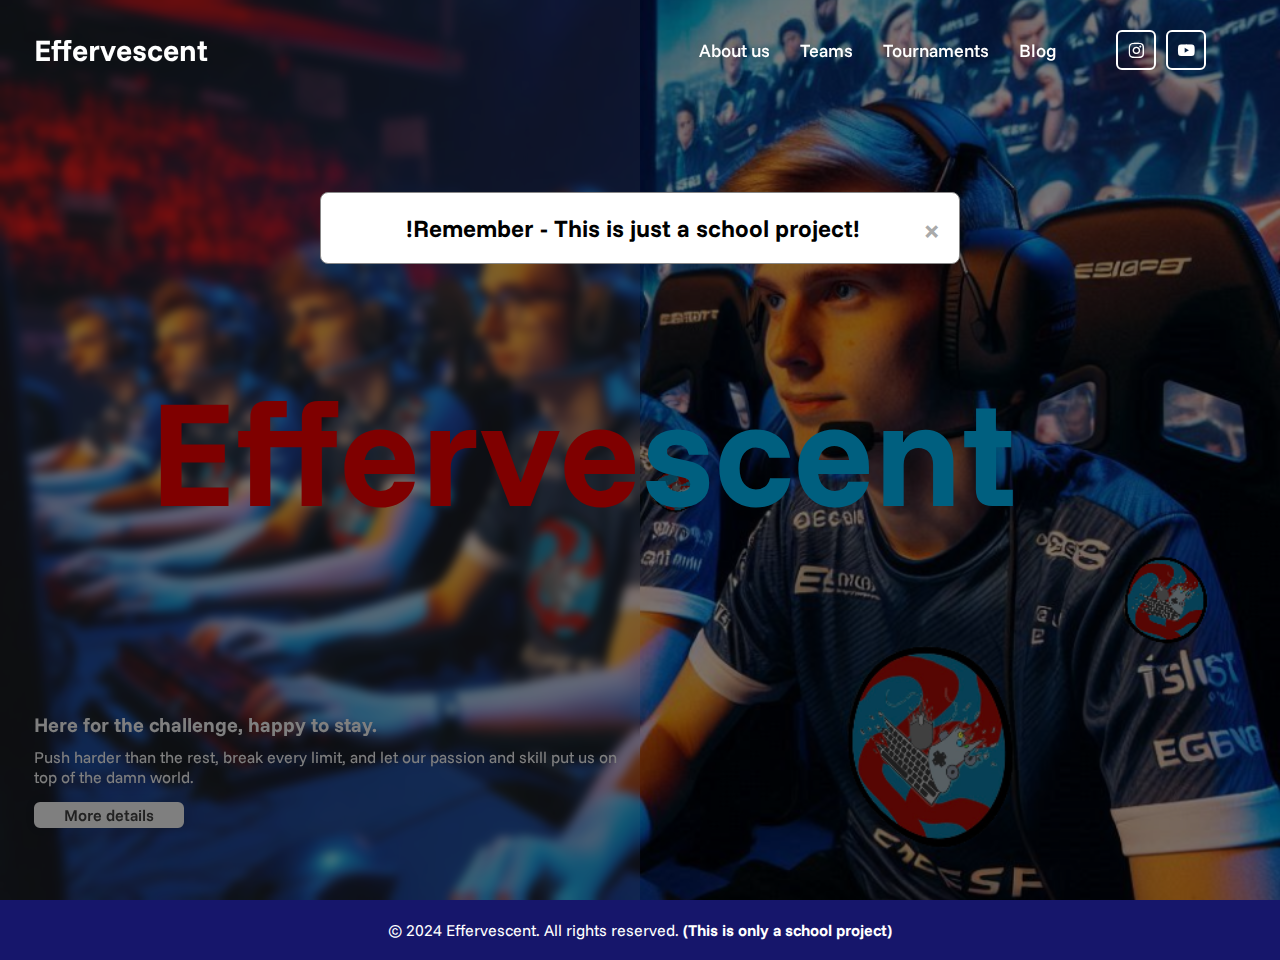
<file: index.html>
<!DOCTYPE html>
<html lang="en">
<head>
    <meta charset="UTF-8">
    <meta name="viewport" content="width=device-width, initial-scale=1.0">
    <title>Effervescent - Home</title>
    <link rel="stylesheet" href="styles.css">
<link href='https://unpkg.com/boxicons@2.1.4/css/boxicons.min.css' rel='stylesheet'>
</head>
<body>
    <header class="header">
		<a href="index.html" class="logo"> Effervescent</a>
		
		
		<nav class="navbar">
			<a href="about-us.html">About us</a>
			<a href="teams.html">Teams</a>
			<a href="achievements.html">Tournaments</a>
			<a href="blog.html">Blog</a>
		</nav>
		<div class="social-media">
			<a href="https://www.instagram.com/effervescentesport00/"><i class='bx bxl-instagram'></i></a>
			<a href="https://www.youtube.com/@Effervescent-sports"><i class='bx bxl-youtube'></i></a>
		</div>
	</header>
	
	<div class="modal" id="myModal">
		<div class="modal-content">
			<span class="close" id="closeModal">&times;</span>
			<h2>!Remember - This is just a school project!</h2>
		</div>
	</div>
	
	<div id="popup" class="popup">
		What's new?
		<a href="blog.html" class="button">More details</a>
		<button id="closeBtn">X</button>
	</div>

   <section class="banner">
		<div class="slider">
			<div class="slide">
				<img src="esport-team.png" alt="">
				<div class="left-info">
					<div class="penetrte-blur">
						<h1>Efferve</h1>
					</div>
					<div class="content">
						<h3>Here for the challenge, happy to stay.</h3>
						<p> Push harder than the rest, break every limit, and let our passion and skill put us on top of the damn world.</p>
						<a href="about-us.html" class="button">More details</a>
					</div>
				</div>
				<div class="right-info">
					<h1>scent</h1>
				</div>
			</div>
		</div>
	</section>
    <footer>
        <p>&copy; 2024 Effervescent. All rights reserved. <strong>(This is only a school project)</strong></p>
    </footer>

<script src="javascript_index.js"></script>
	
</body>
</html>
</file>
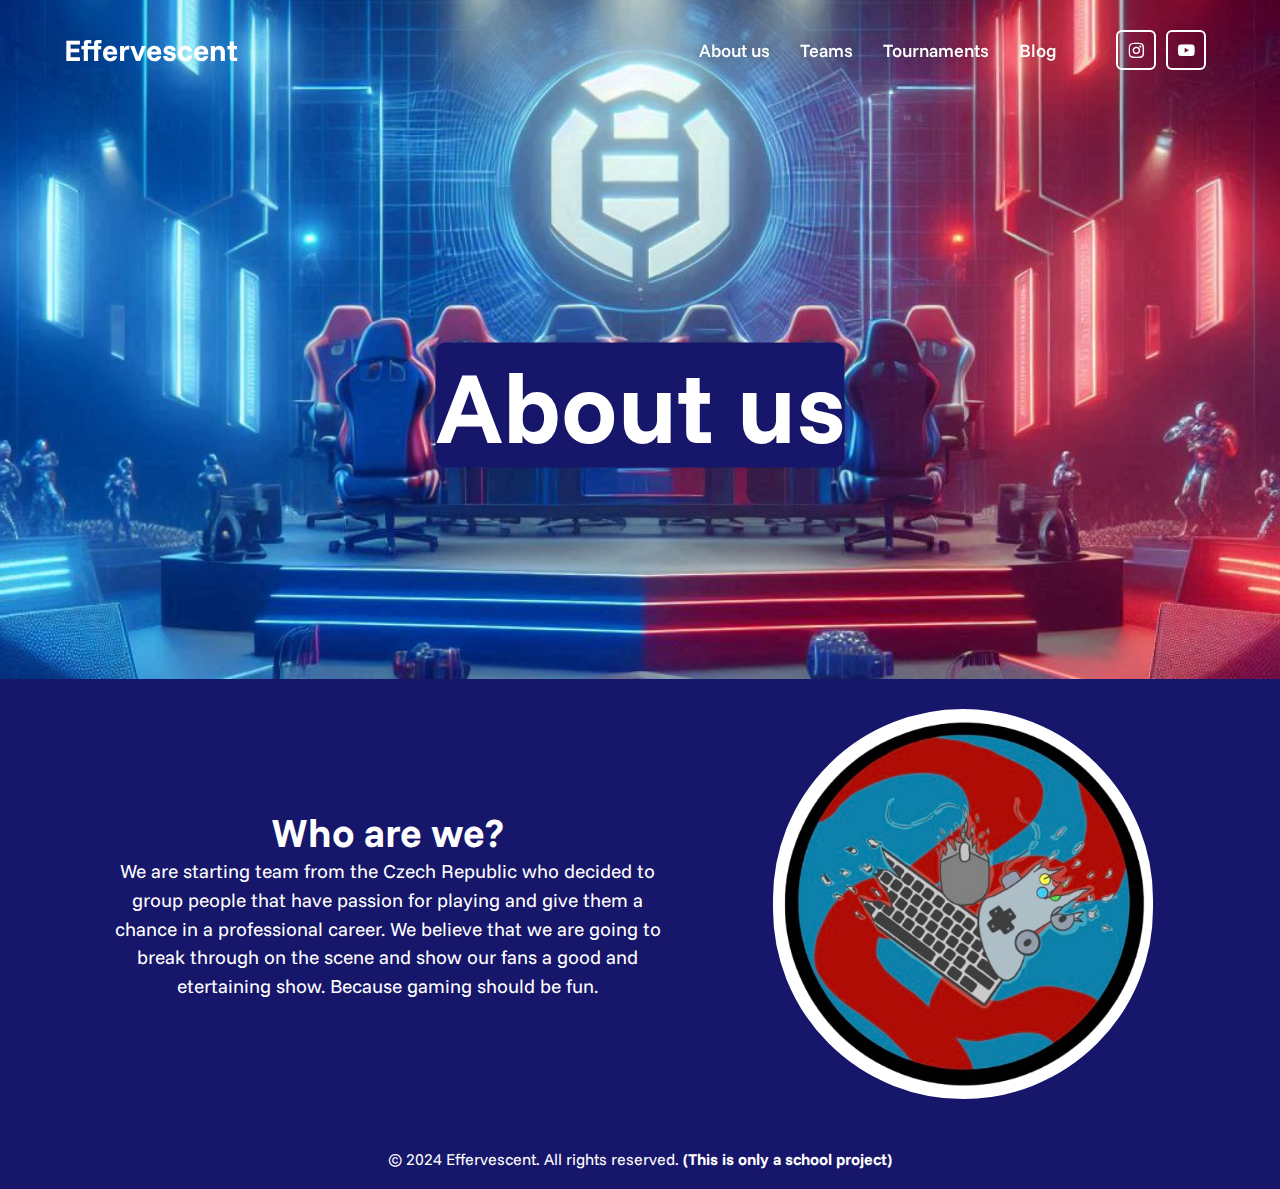
<file: about-us.html>
<!DOCTYPE html>
<html lang="en">
<head>
    <meta charset="UTF-8">
    <meta name="viewport" content="width=device-width, initial-scale=1.0">
    <title>Effervescent - About us</title>
    <link rel="stylesheet" href="style-about-us.css">
<link href='https://unpkg.com/boxicons@2.1.4/css/boxicons.min.css' rel='stylesheet'>
<link href='https://unpkg.com/boxicons@2.1.4/css/boxicons.min.css' rel='stylesheet'>
</head>
<body>
    <header class="header">
		<a href="index.html" class="logo"> Effervescent</a>
		
		<nav class="navbar">
			<a href="about-us.html">About us</a>
			<a href="teams.html">Teams</a>
			<a href="achievements.html">Tournaments</a>
			<a href="blog.html">Blog</a>
		</nav>
		
		<div class="social-media">
			<a href="https://www.instagram.com/effervescentesport00/"><i class='bx bxl-instagram'></i></a>
			<a href="https://www.youtube.com/@Effervescent-sports"><i class='bx bxl-youtube'></i></a>
		</div>
	</header>
			
  <section class="banner">
		<div class="slider">
			<div class="slide">
				<div class="text1"><strong>About us</strong></div>
				<img src="about-us-photo.png" alt="">	
			</div>
		</div>
	</section>
	
	<div class="section1">
		<div class="container">
			<div class="text">
				<h1>Who are we?</h1>
				<p>We are starting team from the Czech Republic who decided to group people that have passion for playing and give them a chance in a professional career. 
				We believe that we are going to break through on the scene and show our fans a good and etertaining show. Because gaming should be fun.</p>
			</div>
			<div class="image">
				<img src="logo001-rb.png" alt=""> 
			</div>
		</div>
    </div>
	<footer>
        <p>&copy; 2024 Effervescent. All rights reserved. <strong>(This is only a school project)</strong></p>
    </footer>
</body>
</html>
</file>
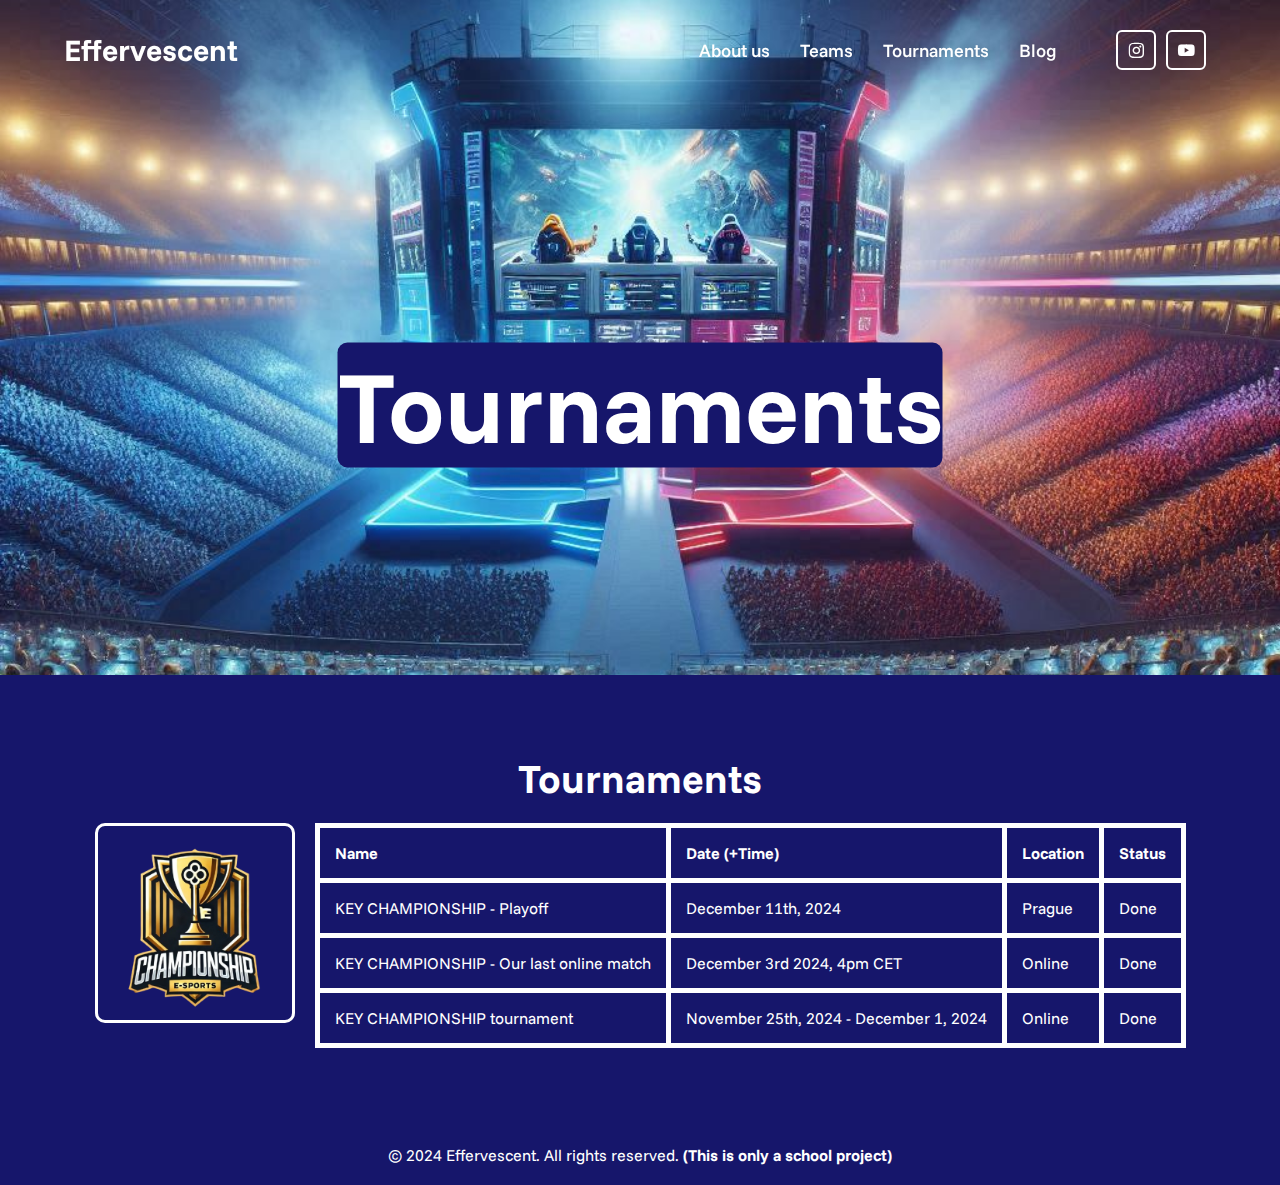
<file: achievements.html>
<!DOCTYPE html>
<html lang="en">
<head>
    <meta charset="UTF-8">
    <meta name="viewport" content="width=device-width, initial-scale=1.0">
    <title>Effervescent - Tournaments</title>
    <link rel="stylesheet" href="style-achievements.css">
<link href='https://unpkg.com/boxicons@2.1.4/css/boxicons.min.css' rel='stylesheet'>
<link href='https://unpkg.com/boxicons@2.1.4/css/boxicons.min.css' rel='stylesheet'>
</head>
<body>
    <header class="header">
		<a href="index.html" class="logo"> Effervescent</a>
		
		<nav class="navbar">
			<a href="about-us.html">About us</a>
			<a href="teams.html">Teams</a>
			<a href="achievements.html">Tournaments</a>
			<a href="blog.html">Blog</a>
		</nav>
		
		<div class="social-media">
			<a href="https://www.instagram.com/effervescentesport00/"><i class='bx bxl-instagram'></i></a>
			<a href="https://www.youtube.com/@Effervescent-sports"><i class='bx bxl-youtube'></i></a>
		</div>
	</header>
	
  <section class="banner">
		<div class="slider">
			<div class="slide">
				<div class="text1"><strong>Tournaments</strong></div>
				<img src="background3.png" alt="">	
			</div>
		</div>
	</section>
<section>
	<div class="section1">
		<div class="container">
		<div class="tournaments">
        <h2>Tournaments</h2>
		 <div class="table-container">
        <table>
            <thead>
                <tr>
                    <th>Name</th>
                    <th>Date (+Time)</th>
                    <th>Location</th>
		<th>Status</th>
                </tr>
            </thead>
            <tbody>
				<tr>
                    <td>KEY CHAMPIONSHIP - Playoff</td>
                    <td>December 11th, 2024</td>
                    <td>Prague</td>
		<td>Done</td>
                </tr>
                <tr>
                    <td>KEY CHAMPIONSHIP - Our last online match</td>
                    <td>December 3rd 2024, 4pm CET</td>
                    <td>Online</td>
		<td>Done</td>
				 <div class="table-image" >
					<a href="blog.html">
					<img src="key_championship_logo.png" alt="Tournament Image">
				</a>
				</div>
                </tr>
                <tr>
                    <td>KEY CHAMPIONSHIP tournament</td>
                    <td>November 25th, 2024 - December 1, 2024</td>
                    <td>Online</td>
		<td>Done</td>
                </tr>
                <!--<tr>
                    <td>Championship 3</td>
                    <td>2024-01-20</td>
                    <td>City C</td>
                </tr>-->
            </tbody>
        </table>
		</div>
		</div>
		</div>
    </div>
</section>
<footer>
	<p>&copy; 2024 Effervescent. All rights reserved. <strong>(This is only a school project)</strong></p>
</footer>
</body>
</html>
</file>
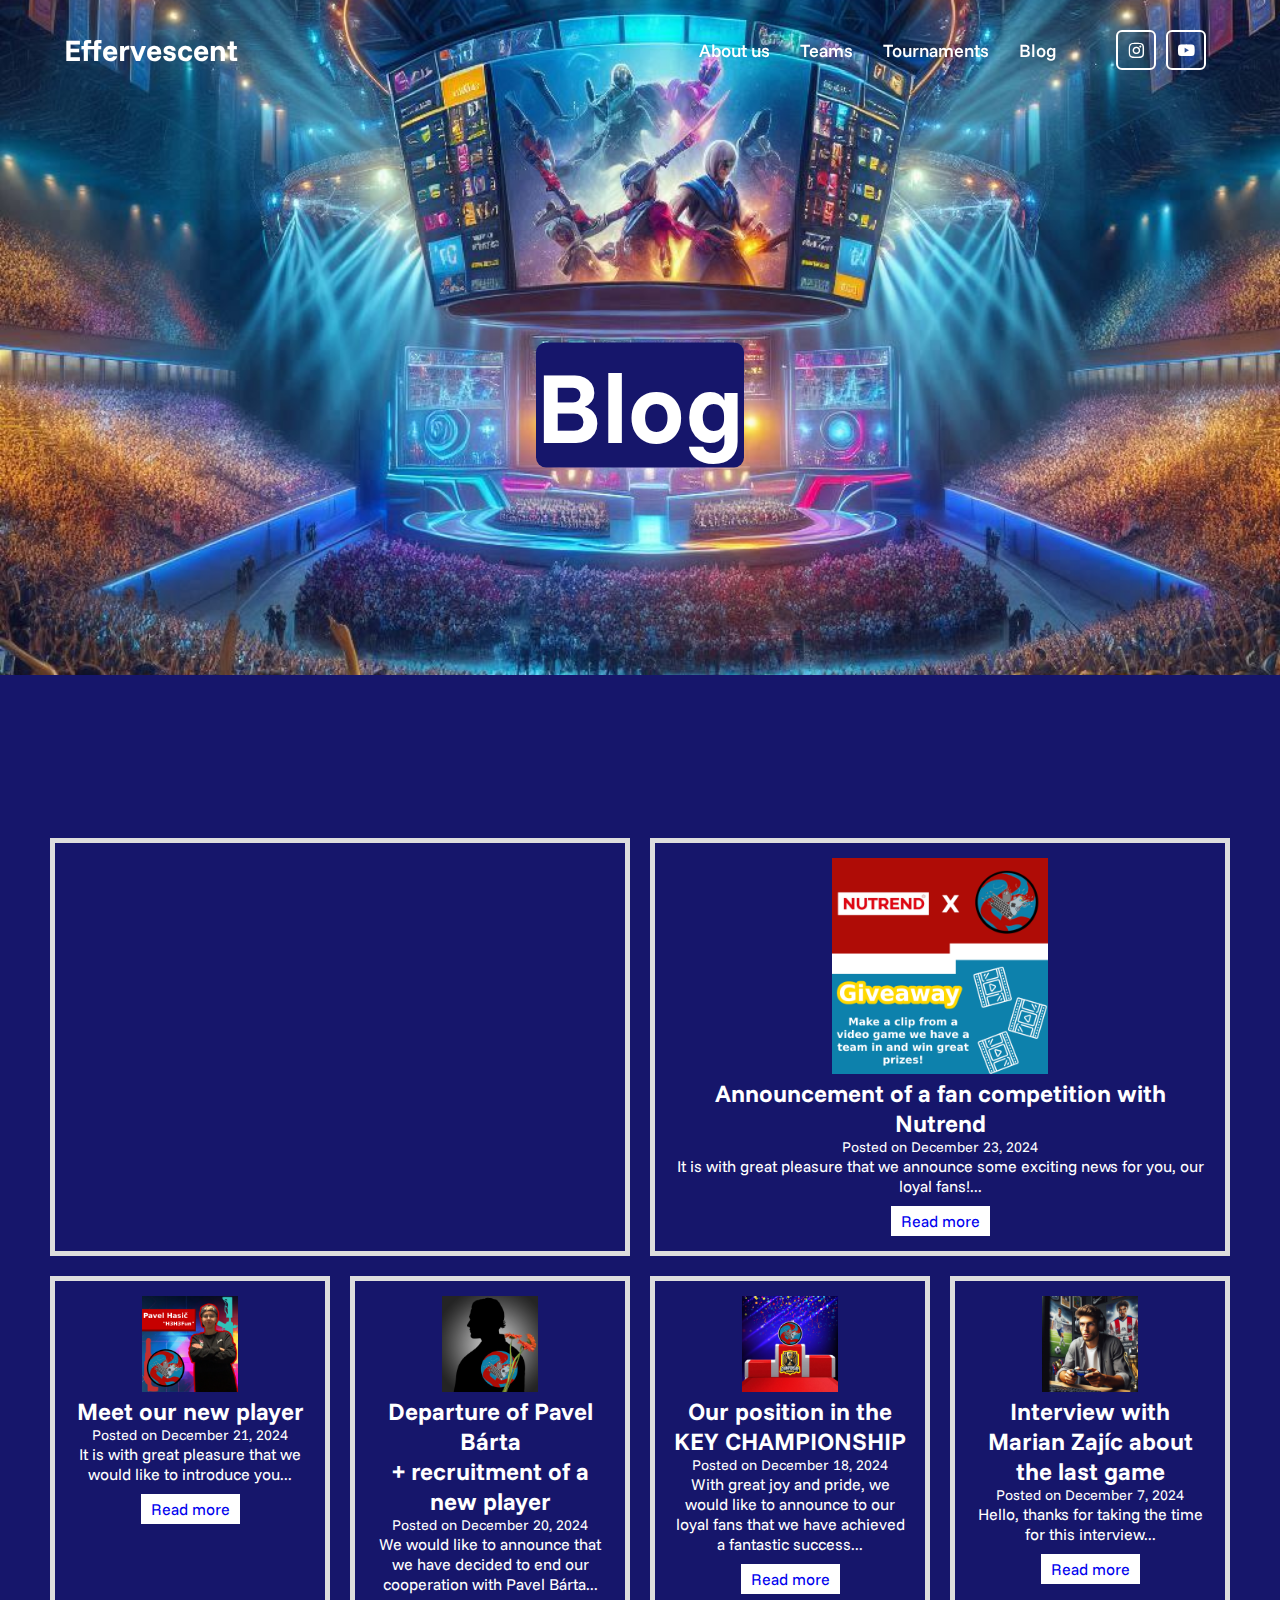
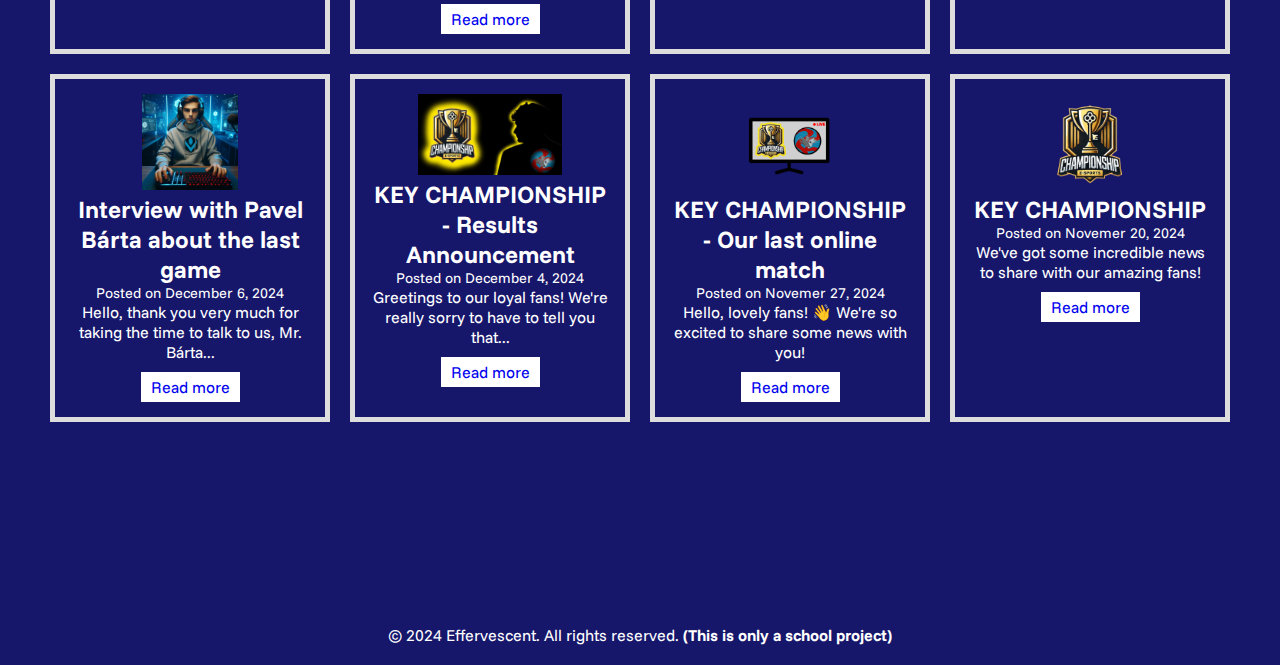
<file: blog.html>
<!DOCTYPE html>
<html lang="en">
<head>
    <meta charset="UTF-8">
    <meta name="viewport" content="width=device-width, initial-scale=1.0">
    <title>Effervescent - Blog</title>
    <link rel="stylesheet" href="style-blog.css">
	<link href='https://unpkg.com/boxicons@2.1.4/css/boxicons.min.css' rel='stylesheet'>
</head>
<body>
    <header class="header">
		<a href="index.html" class="logo"> Effervescent</a>
		
		<nav class="navbar">
			<a href="about-us.html">About us</a>
			<a href="teams.html">Teams</a>
			<a href="achievements.html">Tournaments</a>
			<a href="blog.html">Blog</a>
		</nav>
		
		<div class="social-media">
			<a href="https://www.instagram.com/effervescentesport00/"><i class='bx bxl-instagram'></i></a>
			<a href="https://www.youtube.com/@Effervescent-sports"><i class='bx bxl-youtube'></i></a>
		</div>
	</header>
	
  <section class="banner">
		<div class="slider">
			<div class="slide">
				<div class="text1"><strong>Blog</strong></div>
				<img src="Bg01.png" alt="">	
			</div>
		</div>
	</section>
	
<section>
	<div class="section1">
		<div class="container">
		 <main>
	 <div class="articles-container">
	 
		<!--<article>
			<img src="fan_giveaway_post.png" alt="" class="article-image">
			<h2>Announcement of a fan competition with Nutrend</h2>
			<p class="date">Posted on December 23, 2024</p>
			<p>It is with great pleasure that we announce some exciting news for you, our loyal fans!...</p>
			<a href="blog_post_9.html" class="read-more">Read more</a>
		</article>-->
	 
	   <article>
			<!--<img src="borec_lol.png" alt="" class="article-image">
			<h2>Departure of Pavel Bárta </br> + recruitment of a new player</h2>
			<p class="date">Posted on December 20, 2024</p>
			<p>We would like to announce that we have decided to end our cooperation with Pavel Bárta...</p>
		   <a href="blog_post_7.html" class="read-more">Read more</a>-->
		</article>
	 
		<article>
			<img src="fan_giveaway_post.png" alt="" class="article-image">
			<h2>Announcement of a fan competition with Nutrend</h2>
			<p class="date">Posted on December 23, 2024</p>
			<p>It is with great pleasure that we announce some exciting news for you, our loyal fans!...</p>
			<a href="blog_post_9.html" class="read-more">Read more</a>
		</article>
		</div>
			
		 <div class="articles-container">
		 
			<article>
                <img src="prijeti_hrace_post.png" alt="" class="article-image">
                <h2>Meet our new player</h2>
                <p class="date">Posted on December 21, 2024</p>
                <p>It is with great pleasure that we would like to introduce you...</p>
                <a href="blog_post_8.html" class="read-more">Read more</a>
            </article>
		 
		   <article>
                <img src="borec_lol.png" alt="" class="article-image">
                <h2>Departure of Pavel Bárta </br> + recruitment of a new player</h2>
                <p class="date">Posted on December 20, 2024</p>
                <p>We would like to announce that we have decided to end our cooperation with Pavel Bárta...</p>
               <a href="blog_post_7.html" class="read-more">Read more</a>
            </article>
		 
		   <article>
               <img src="Winner_podium.png" alt="" class="article-image">
                <h2>Our position in the KEY CHAMPIONSHIP</h2>
                <p class="date">Posted on December 18, 2024</p>
                <p>With great joy and pride, we would like to announce to our loyal fans that we have achieved a fantastic success...</p>
                <a href="blog_post_6.html" class="read-more">Read more</a>
            </article>
			
            <article>
                      <img src="member6.png" alt="" class="article-image">
                <h2>Interview with Marian Zajíc about the last game</h2>
                <p class="date">Posted on December 7, 2024</p>
                <p>Hello, thanks for taking the time for this interview...</p>
                <a href="blog_post_5.html" class="read-more">Read more</a>
            </article>
		</div>
		
		 <div class="articles-container">
		 
			<article>
                <img src="member3.png" alt="" class="article-image">
                <h2>Interview with Pavel Bárta about the last game</h2>
                <p class="date">Posted on December 6, 2024</p>
                <p>Hello, thank you very much for taking the time to talk to us, Mr. Bárta...</p>
                <a href="blog_post_4.html" class="read-more">Read more</a>
            </article>
		 
		   <article>
                <img src="Miniature_youtube.png" alt="" class="article-image0">
                <h2>KEY CHAMPIONSHIP - Results Announcement</h2>
                <p class="date">Posted on December 4, 2024</p>
                <p>Greetings to our loyal fans! We're really sorry to have to tell you that...</p>
                <a href="blog_post_3.html" class="read-more">Read more</a>
            </article>
		 
		   <article>
                <img src="monitor_live_web_championship.png" alt="" class="article-image">
                <h2>KEY CHAMPIONSHIP - Our last online match</h2>
                <p class="date">Posted on Novemer 27, 2024</p>
                <p>Hello, lovely fans! 👋 We're so excited to share some news with you!</p>
                <a href="blog_post_2.html" class="read-more">Read more</a>
            </article>
			
            <article>
                <img src="key_championship_logo.png" alt="" class="article-image">
                <h2>KEY CHAMPIONSHIP</h2>
                <p class="date">Posted on Novemer 20, 2024</p>
                <p>We've got some incredible news to share with our amazing fans!</p>
                <a href="blog_post_1.html" class="read-more">Read more</a>
            </article>
			</div>
    </main>
		</div>
	</div>
</section>
    <footer>
        <p>&copy; 2024 Effervescent. All rights reserved. <strong>(This is only a school project)</strong></p>
    </footer>
</body>
</html>
</file>
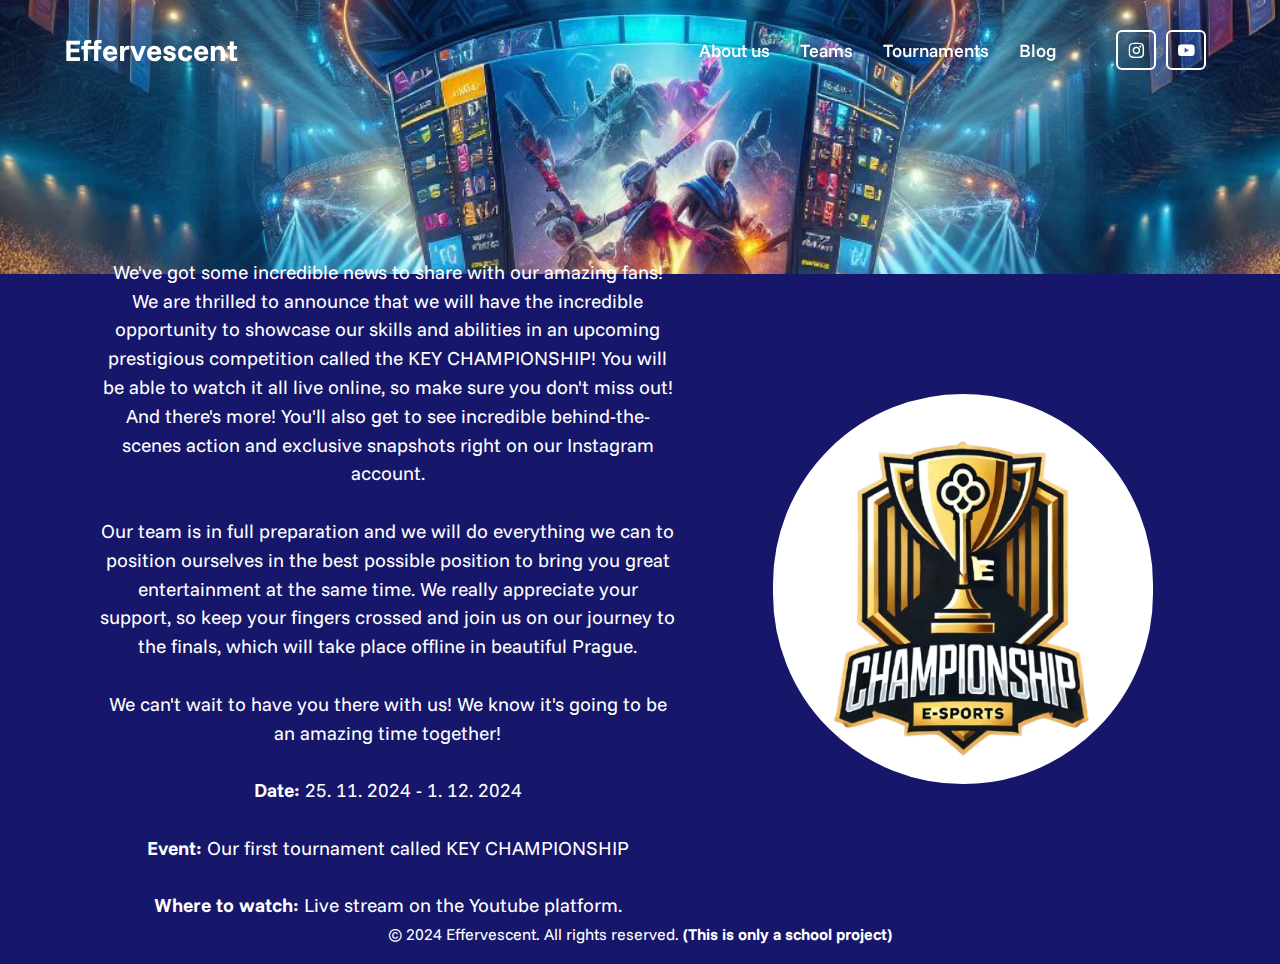
<file: blog_post_1.html>
<!DOCTYPE html>
<html lang="en">
<head>
    <meta charset="UTF-8">
    <meta name="viewport" content="width=device-width, initial-scale=1.0">
    <title>Effervescent - KEY CHAMPIONSHIP</title>
    <link rel="stylesheet" href="style_blog_post_1.css">
<link href='https://unpkg.com/boxicons@2.1.4/css/boxicons.min.css' rel='stylesheet'>
<link href='https://unpkg.com/boxicons@2.1.4/css/boxicons.min.css' rel='stylesheet'>
</head>
<body>
    <header class="header">
		<a href="index.html" class="logo"> Effervescent</a>
		
		<nav class="navbar">
			<a href="about-us.html">About us</a>
			<a href="teams.html">Teams</a>
			<a href="achievements.html">Tournaments</a>
			<a href="blog.html">Blog</a>
		</nav>
		
		<div class="social-media">
			<a href="https://www.instagram.com/effervescentesport00/"><i class='bx bxl-instagram'></i></a>
			<a href="https://www.youtube.com/@Effervescent-sports"><i class='bx bxl-youtube'></i></a>
		</div>
	</header>
			
  <section class="banner">
		<div class="slider">
			<div class="slide">
				<img src="Bg01.png" alt="">	
			</div>
		</div>
	</section>
	
	<div class="section1">
		<div class="container">
			<div class="text">
				<p>We've got some incredible news to share with our amazing fans!
				We are thrilled to announce that we will have the incredible opportunity to showcase our skills and abilities in an upcoming prestigious competition called the KEY CHAMPIONSHIP! 
				You will be able to watch it all live online, so make sure you don't miss out! And there's more! 
				You'll also get to see incredible behind-the-scenes action and exclusive snapshots right on our Instagram account. </br> </br>
				Our team is in full preparation and we will do everything we can to position ourselves in the best possible position to bring you great entertainment at the same time. 
				We really appreciate your support, so keep your fingers crossed and join us on our journey to the finals, which will take place offline in beautiful Prague. </br> </br>
				We can't wait to have you there with us! We know it's going to be an amazing time together! </br> </br>
				<strong>Date:</strong> 25. 11. 2024 - 1. 12. 2024 </br> </br>
				<strong>Event:</strong> Our first tournament called KEY CHAMPIONSHIP </br> </br>
				<strong>Where to watch:</strong> Live stream on the Youtube platform.
				</p>
			</div>
			<div class="image">
				<img src="key_championship_logo.png" alt="logo"> 
			</div>
		</div>
    </div>
	<footer>
        <p>&copy; 2024 Effervescent. All rights reserved. <strong>(This is only a school project)</strong></p>
    </footer>
</body>
</html>
</file>
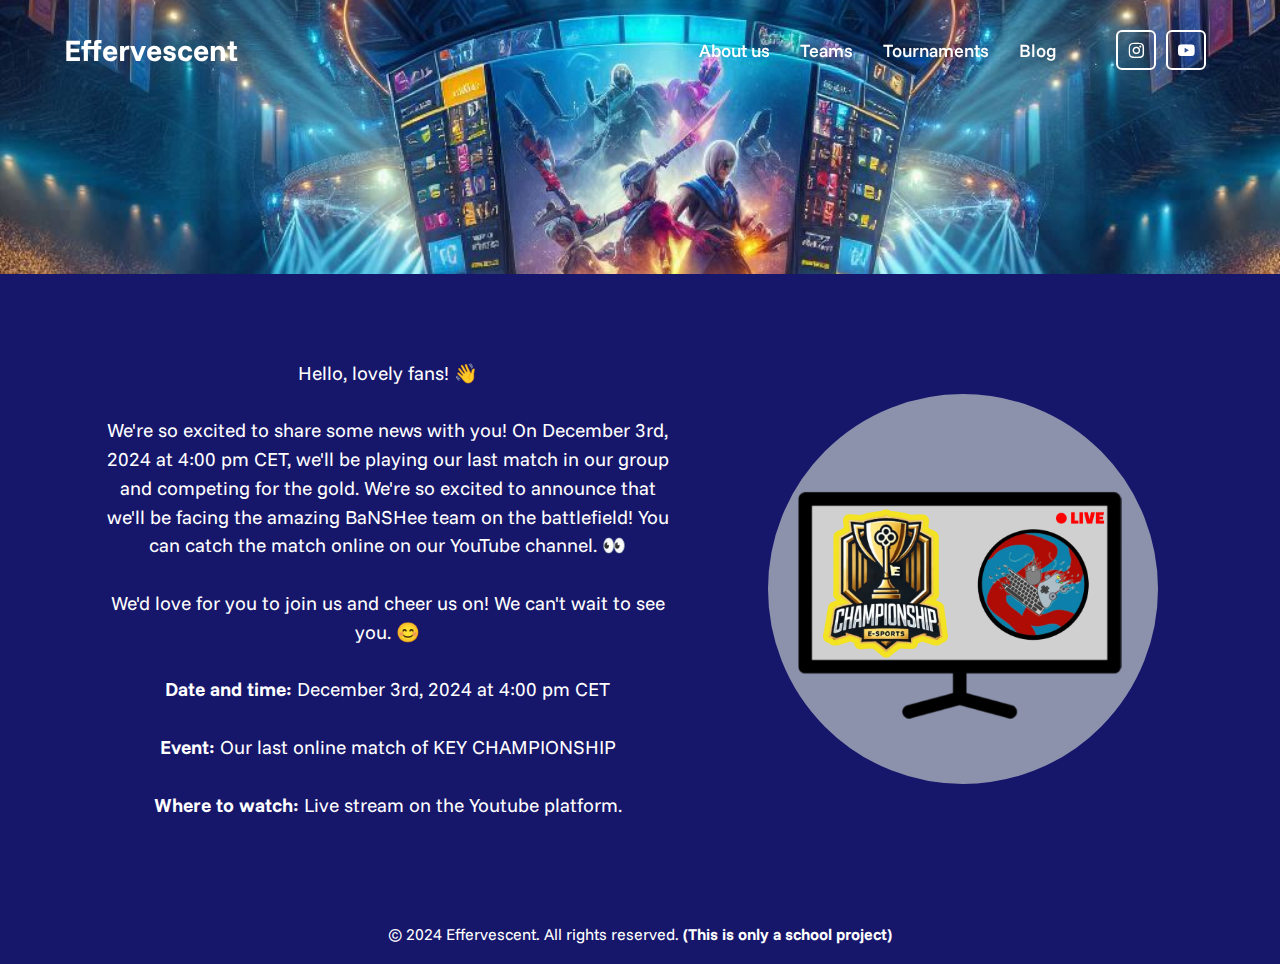
<file: blog_post_2.html>
<!DOCTYPE html>
<html lang="en">
<head>
    <meta charset="UTF-8">
    <meta name="viewport" content="width=device-width, initial-scale=1.0">
    <title>Effervescent - KEY CHAMPIONSHIP</title>
    <link rel="stylesheet" href="blog_post_2.css">
<link href='https://unpkg.com/boxicons@2.1.4/css/boxicons.min.css' rel='stylesheet'>
<link href='https://unpkg.com/boxicons@2.1.4/css/boxicons.min.css' rel='stylesheet'>
</head>
<body>
    <header class="header">
		<a href="index.html" class="logo"> Effervescent</a>
		
		<nav class="navbar">
			<a href="about-us.html">About us</a>
			<a href="teams.html">Teams</a>
			<a href="achievements.html">Tournaments</a>
			<a href="blog.html">Blog</a>
		</nav>
		
		<div class="social-media">
			<a href="https://www.instagram.com/effervescentesport00/"><i class='bx bxl-instagram'></i></a>
			<a href="https://www.youtube.com/@Effervescent-sports"><i class='bx bxl-youtube'></i></a>
		</div>
	</header>
			
  <section class="banner">
		<div class="slider">
			<div class="slide">
				<img src="Bg01.png" alt="">	
			</div>
		</div>
	</section>
	
	<div class="section1">
		<div class="container">
			<div class="text">
				<p>Hello, lovely fans! 👋 </br> </br>
We're so excited to share some news with you! On December 3rd, 2024 at 4:00 pm CET, we'll be playing our last match in our group and competing for the gold. 
We're so excited to announce that we'll be facing the amazing BaNSHee team on the battlefield! You can catch the match online on our YouTube channel. 👀 </br> </br>

We'd love for you to join us and cheer us on! We can't wait to see you. 😊 </br> </br>
				<strong>Date and time:</strong> December 3rd, 2024 at 4:00 pm CET </br> </br>
				<strong>Event:</strong> Our last online match of KEY CHAMPIONSHIP </br> </br>
				<strong>Where to watch:</strong> Live stream on the Youtube platform.
				</p>
			</div>
			<div class="image">
				<img src="monitor_live_web_championship.png" alt="logo"> 
			</div>
		</div>
    </div>
	<footer>
        <p>&copy; 2024 Effervescent. All rights reserved. <strong>(This is only a school project)</strong></p>
    </footer>
</body>
</html>
</file>
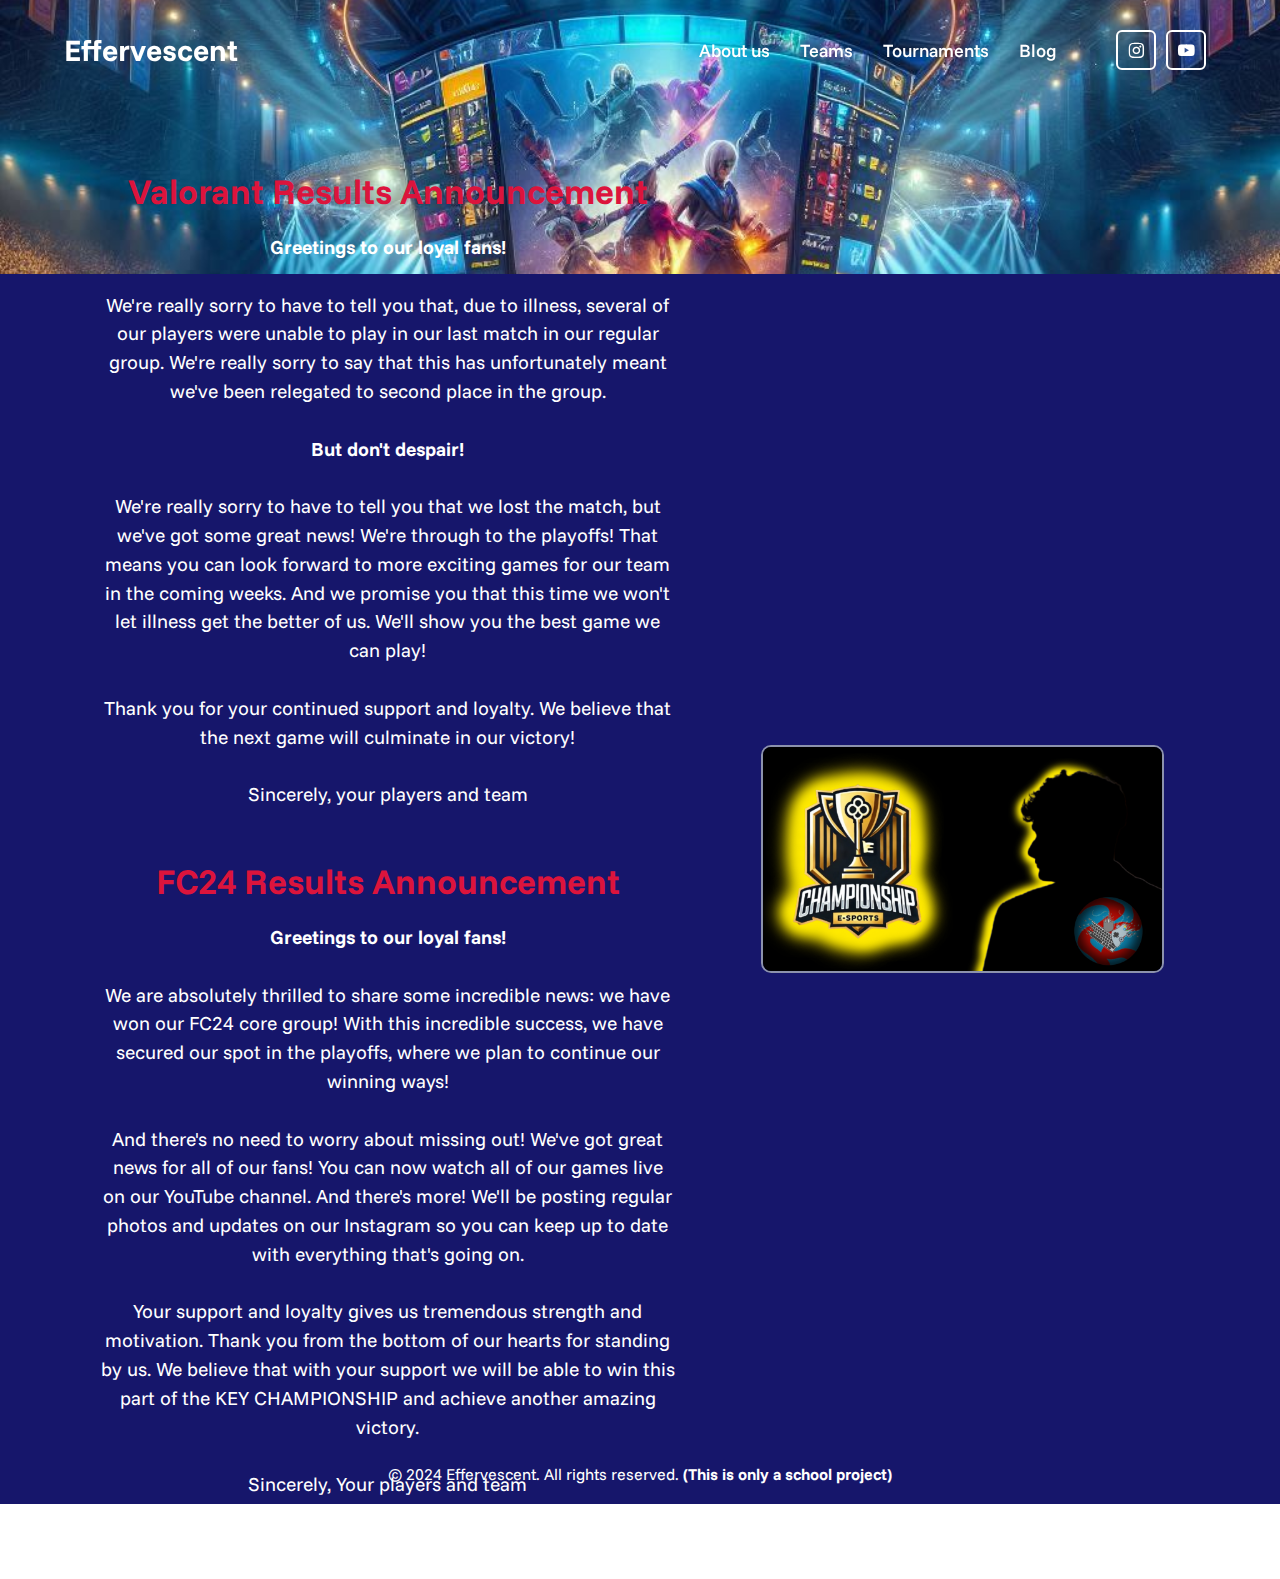
<file: blog_post_3.html>
<!DOCTYPE html>
<html lang="en">
<head>
    <meta charset="UTF-8">
    <meta name="viewport" content="width=device-width, initial-scale=1.0">
    <title>Effervescent - Results Announcement</title>
    <link rel="stylesheet" href="style_blog_post_3.css">
<link href='https://unpkg.com/boxicons@2.1.4/css/boxicons.min.css' rel='stylesheet'>
<link href='https://unpkg.com/boxicons@2.1.4/css/boxicons.min.css' rel='stylesheet'>
</head>
<body>
    <header class="header">
		<a href="index.html" class="logo"> Effervescent</a>
		
		<nav class="navbar">
			<a href="about-us.html">About us</a>
			<a href="teams.html">Teams</a>
			<a href="achievements.html">Tournaments</a>
			<a href="blog.html">Blog</a>
		</nav>
		
		<div class="social-media">
			<a href="https://www.instagram.com/effervescentesport00/"><i class='bx bxl-instagram'></i></a>
			<a href="https://www.youtube.com/@Effervescent-sports"><i class='bx bxl-youtube'></i></a>
		</div>
	</header>
			
  <section class="banner">
		<div class="slider">
			<div class="slide">
				<img src="Bg01.png" alt="">	
			</div>
		</div>
	</section>
	
	<div class="section1">
		<div class="container">
			<div class="text">
			<h2>Valorant Results Announcement</h2>
				<p><strong>Greetings to our loyal fans!</strong> </br> </br>
					We're really sorry to have to tell you that, due to illness, several of our players were unable to play in our last match in our regular group.
					We're really sorry to say that this has unfortunately meant we've been relegated to second place in the group. </br> </br>
					<strong>But don't despair!</strong> </br> </br>
					We're really sorry to have to tell you that we lost the match, but we've got some great news! We're through to the playoffs! 
					That means you can look forward to more exciting games for our team in the coming weeks. And we promise you that this time we won't let illness get the better of us.
					We'll show you the best game we can play! </br> </br>
					Thank you for your continued support and loyalty. We believe that the next game will culminate in our victory! </br> </br>
					Sincerely, your players and team
				</p>
				<h2>FC24 Results Announcement</h2>
				<p><strong>Greetings to our loyal fans!</strong> </br> </br>
We are absolutely thrilled to share some incredible news: we have won our FC24 core group! 
With this incredible success, we have secured our spot in the playoffs, where we plan to continue our winning ways! </br> </br>
And there's no need to worry about missing out! We've got great news for all of our fans! You can now watch all of our games live on our YouTube channel. And there's more! 
We'll be posting regular photos and updates on our Instagram so you can keep up to date with everything that's going on. </br> </br>
Your support and loyalty gives us tremendous strength and motivation. 
Thank you from the bottom of our hearts for standing by us. We believe that with your support we will be able to win this part of the KEY CHAMPIONSHIP and achieve another amazing victory. </br> </br>
Sincerely, Your players and team
				</p>
			</div>
			<div class="image">
				<img src="Miniature_youtube.png" alt="logo"> 
			</div>
		</div>
    </div>
	<footer>
        <p>&copy; 2024 Effervescent. All rights reserved. <strong>(This is only a school project)</strong></p>
    </footer>
</body>
</html>
</file>
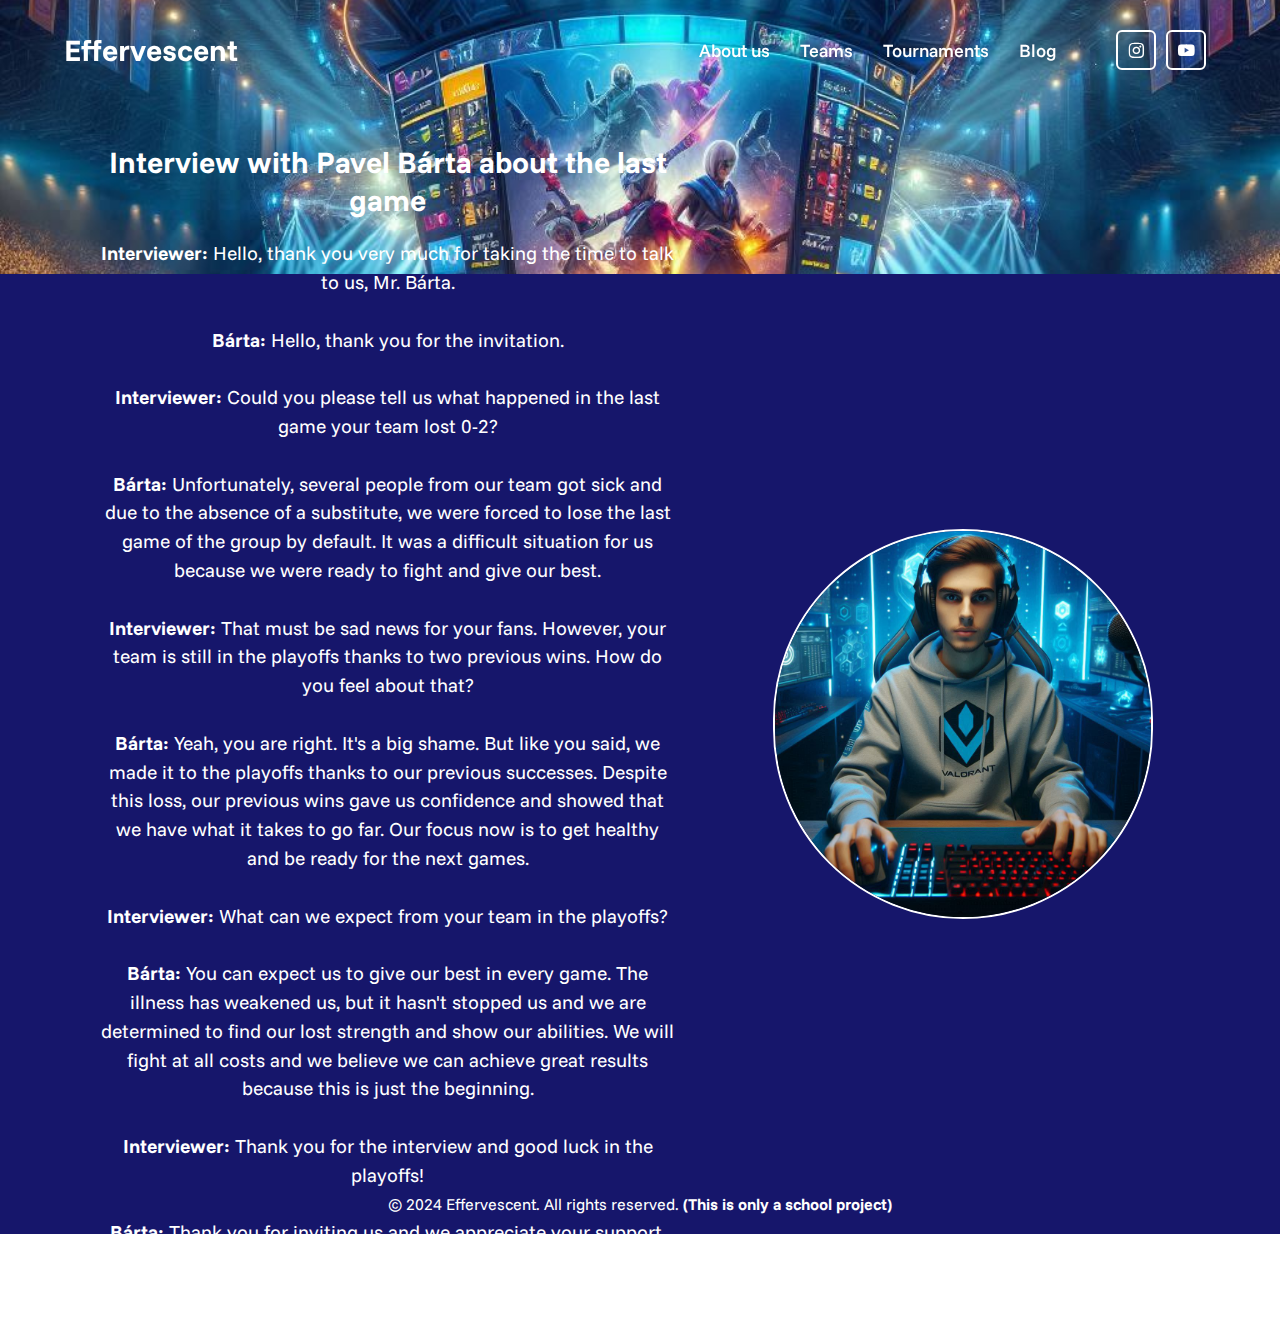
<file: blog_post_4.html>
<!DOCTYPE html>
<html lang="en">
<head>
    <meta charset="UTF-8">
    <meta name="viewport" content="width=device-width, initial-scale=1.0">
    <title>Effervescent - Interview Pavel B</title>
    <link rel="stylesheet" href="style_blog_post_4.css">
<link href='https://unpkg.com/boxicons@2.1.4/css/boxicons.min.css' rel='stylesheet'>
<link href='https://unpkg.com/boxicons@2.1.4/css/boxicons.min.css' rel='stylesheet'>
</head>
<body>
   <header class="header">
		<a href="index.html" class="logo"> Effervescent</a>
		
		<nav class="navbar">
			<a href="about-us.html">About us</a>
			<a href="teams.html">Teams</a>
			<a href="achievements.html">Tournaments</a>
			<a href="blog.html">Blog</a>
		</nav>
		
		<div class="social-media">
			<a href="https://www.instagram.com/effervescentesport00/"><i class='bx bxl-instagram'></i></a>
			<a href="https://www.youtube.com/@Effervescent-sports"><i class='bx bxl-youtube'></i></a>
		</div>
	</header>
			
  <section class="banner">
		<div class="slider">
			<div class="slide">
				<img src="Bg01.png" alt="">	
			</div>
		</div>
	</section>
	
	<div class="section1">
		<div class="container">
			<div class="text">
			<h2>Interview with Pavel Bárta about the last game</h2>
				<p><strong>Interviewer:</strong> Hello, thank you very much for taking the time to talk to us, Mr. Bárta. </br> </br>

<strong>Bárta:</strong> Hello, thank you for the invitation. </br> </br>

<strong>Interviewer:</strong> Could you please tell us what happened in the last game your team lost 0-2? </br> </br>

<strong>Bárta:</strong> Unfortunately, several people from our team got sick and due to the absence of a substitute, we were forced to lose the last game of the group by default. It was a difficult situation for us because we were ready to fight and give our best. </br> </br>

<strong>Interviewer:</strong> That must be sad news for your fans. However, your team is still in the playoffs thanks to two previous wins. How do you feel about that? </br> </br>

<strong>Bárta:</strong> Yeah, you are right. It's a big shame. But like you said, we made it to the playoffs thanks to our previous successes. Despite this loss, our previous wins gave us confidence and showed that we have what it takes to go far. Our focus now is to get healthy and be ready for the next games. </br> </br>

<strong>Interviewer:</strong> What can we expect from your team in the playoffs? </br> </br>

<strong>Bárta:</strong> You can expect us to give our best in every game. The illness has weakened us, but it hasn't stopped us and we are determined to find our lost strength and show our abilities. We will fight at all costs and we believe we can achieve great results because this is just the beginning. </br> </br>

<strong>Interviewer:</strong> Thank you for the interview and good luck in the playoffs! </br> </br>

<strong>Bárta:</strong> Thank you for inviting us and we appreciate your support. We will try not to disappoint our fans. </br> </br>
				</p>
			</div>
			<div class="image">
				<img src="member3.png" alt="logo"> 
			</div>
		</div>
    </div>
	<footer>
        <p>&copy; 2024 Effervescent. All rights reserved. <strong>(This is only a school project)</strong></p>
    </footer>
</body>
</html>
</file>
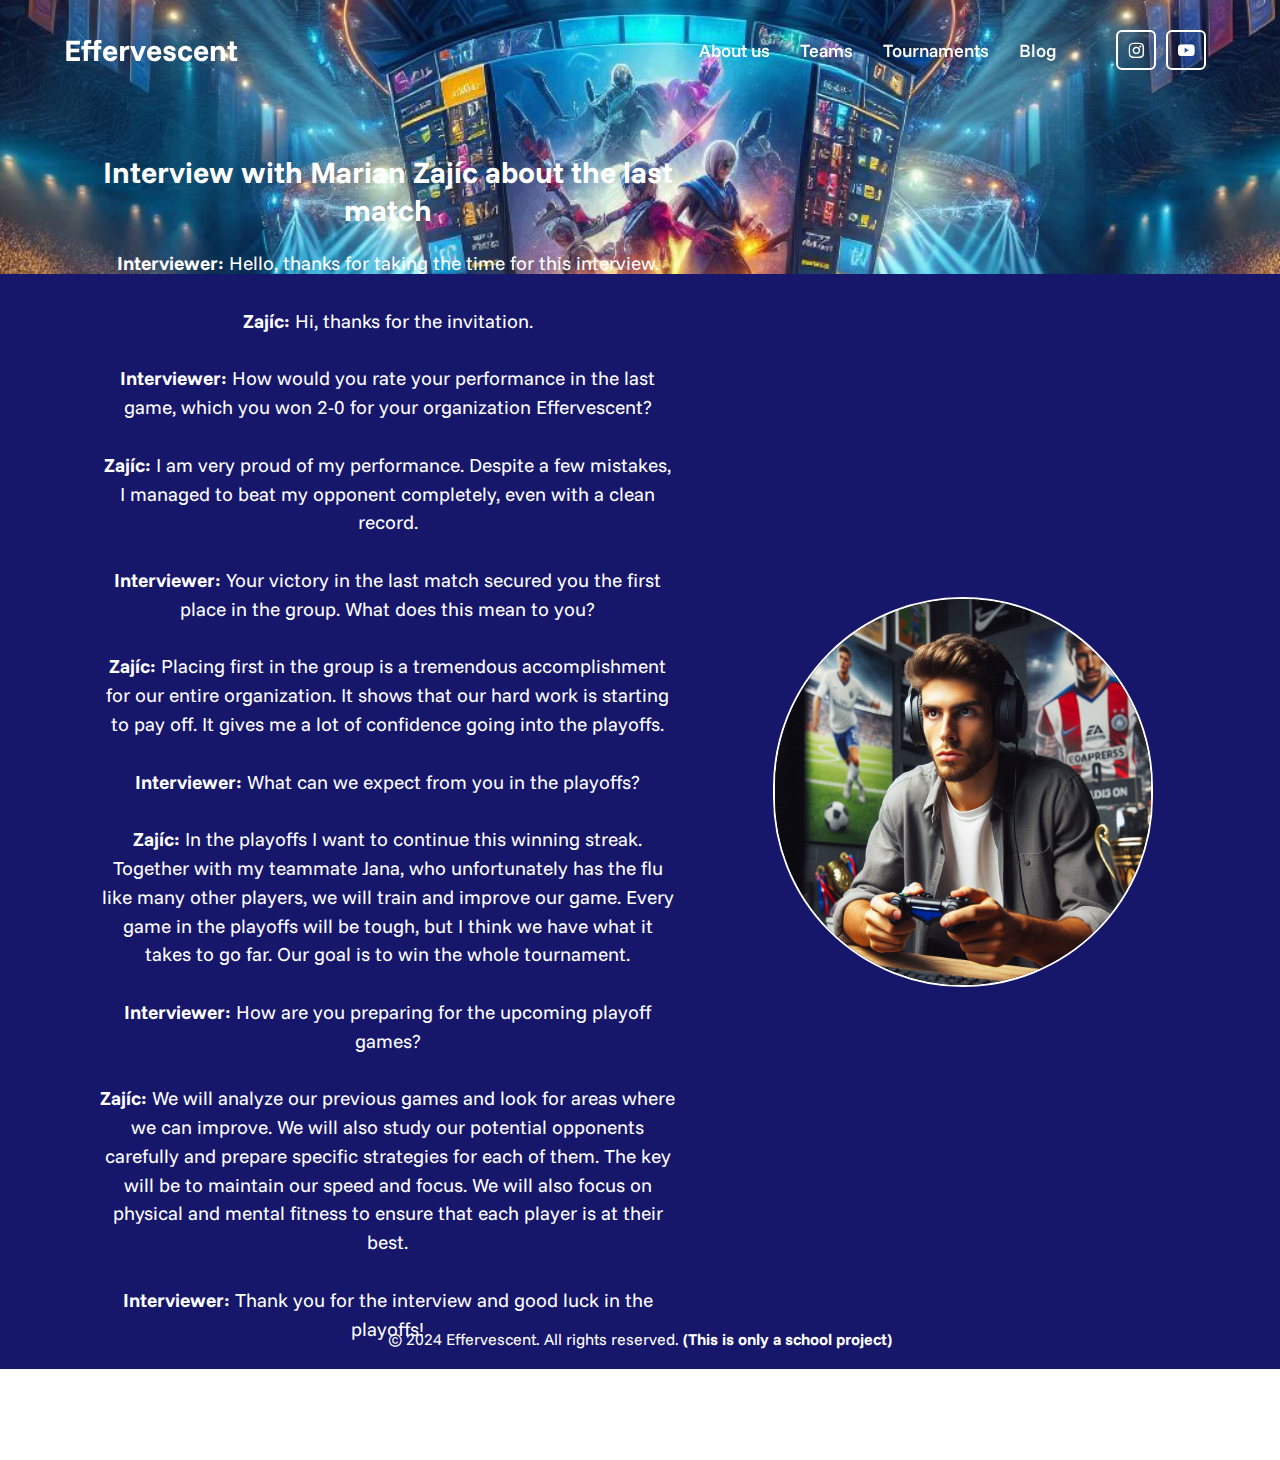
<file: blog_post_5.html>
<!DOCTYPE html>
<html lang="en">
<head>
    <meta charset="UTF-8">
    <meta name="viewport" content="width=device-width, initial-scale=1.0">
    <title>Effervescent - Interview Marian Z</title>
    <link rel="stylesheet" href="style_blog_post_5.css">
<link href='https://unpkg.com/boxicons@2.1.4/css/boxicons.min.css' rel='stylesheet'>
<link href='https://unpkg.com/boxicons@2.1.4/css/boxicons.min.css' rel='stylesheet'>
</head>
<body>
   <header class="header">
		<a href="index.html" class="logo"> Effervescent</a>
		
		<nav class="navbar">
			<a href="about-us.html">About us</a>
			<a href="teams.html">Teams</a>
			<a href="achievements.html">Tournaments</a>
			<a href="blog.html">Blog</a>
		</nav>
		
		<div class="social-media">
			<a href="https://www.instagram.com/effervescentesport00/"><i class='bx bxl-instagram'></i></a>
			<a href="https://www.youtube.com/@Effervescent-sports"><i class='bx bxl-youtube'></i></a>
		</div>
	</header>
			
  <section class="banner">
		<div class="slider">
			<div class="slide">
				<img src="Bg01.png" alt="">	
			</div>
		</div>
	</section>
	
	<div class="section1">
		<div class="container">
			<div class="text">
			<h2>Interview with Marian Zajíc about the last match</h2>
				<p><strong>Interviewer:</strong> Hello, thanks for taking the time for this interview. </br> </br>

		<strong>Zajíc:</strong> Hi, thanks for the invitation. </br> </br>

		<strong>Interviewer:</strong> How would you rate your performance in the last game, which you won 2-0 for your organization Effervescent? </br> </br>

		<strong>Zajíc:</strong> I am very proud of my performance. Despite a few mistakes, I managed to beat my opponent completely, even with a clean record. </br> </br>

		<strong>Interviewer:</strong> Your victory in the last match secured you the first place in the group. What does this mean to you? </br> </br>

		<strong>Zajíc:</strong> Placing first in the group is a tremendous accomplishment for our entire organization. It shows that our hard work is starting to pay off. It gives me a lot of confidence going into the playoffs. </br> </br>

		<strong>Interviewer:</strong> What can we expect from you in the playoffs? </br> </br>

		<strong>Zajíc:</strong> In the playoffs I want to continue this winning streak. Together with my teammate Jana, who unfortunately has the flu like many other players, we will train and improve our game. Every game in the playoffs will be tough, but I think we have what it takes to go far. Our goal is to win the whole tournament. </br> </br>

		<strong>Interviewer:</strong> How are you preparing for the upcoming playoff games? </br> </br>

		<strong>Zajíc:</strong> We will analyze our previous games and look for areas where we can improve. We will also study our potential opponents carefully and prepare specific strategies for each of them. The key will be to maintain our speed and focus. We will also focus on physical and mental fitness to ensure that each player is at their best. </br> </br>

		<strong>Interviewer:</strong> Thank you for the interview and good luck in the playoffs! </br> </br>

		<strong>Zajíc:</strong> Thanks and thanks to all our fans for their support. We will try to get the best results possible!
				</p>
			</div>
			<div class="image">
				<img src="member6.png" alt="logo"> 
			</div>
		</div>
    </div>
	<footer>
        <p>&copy; 2024 Effervescent. All rights reserved. <strong>(This is only a school project)</strong></p>
    </footer>
</body>
</html>
</file>
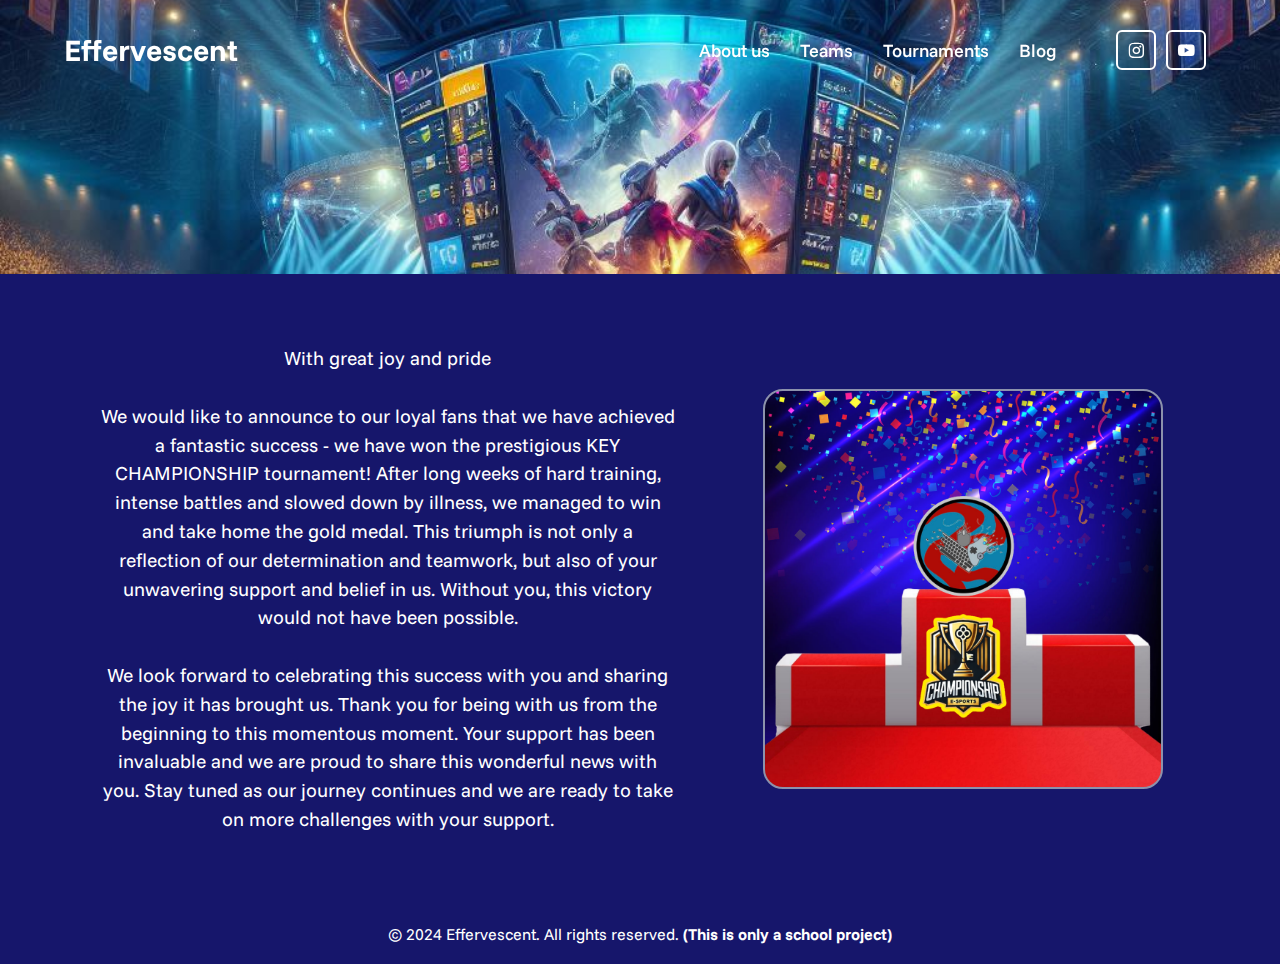
<file: blog_post_6.html>
<!DOCTYPE html>
<html lang="en">
<head>
    <meta charset="UTF-8">
    <meta name="viewport" content="width=device-width, initial-scale=1.0">
    <title>Our position in the KEY CHAMPIONSHIP</title>
    <link rel="stylesheet" href="style_blog_post_6.css">
<link href='https://unpkg.com/boxicons@2.1.4/css/boxicons.min.css' rel='stylesheet'>
<link href='https://unpkg.com/boxicons@2.1.4/css/boxicons.min.css' rel='stylesheet'>
</head>
<body>
   <header class="header">
		<a href="index.html" class="logo"> Effervescent</a>
		
		<nav class="navbar">
			<a href="about-us.html">About us</a>
			<a href="teams.html">Teams</a>
			<a href="achievements.html">Tournaments</a>
			<a href="blog.html">Blog</a>
		</nav>
		
		<div class="social-media">
			<a href="https://www.instagram.com/effervescentesport00/"><i class='bx bxl-instagram'></i></a>
			<a href="https://www.youtube.com/@Effervescent-sports"><i class='bx bxl-youtube'></i></a>
		</div>
	</header>
			
  <section class="banner">
		<div class="slider">
			<div class="slide">
				<img src="Bg01.png" alt="">	
			</div>
		</div>
	</section>
	
	<div class="section1">
		<div class="container">
			<div class="text">
				<p>With great joy and pride </br></br>
We would like to announce to our loyal fans that we have achieved a fantastic success - we have won the prestigious KEY CHAMPIONSHIP tournament!
After long weeks of hard training, intense battles and slowed down by illness, we managed to win and take home the gold medal. 
This triumph is not only a reflection of our determination and teamwork, but also of your unwavering support and belief in us. Without you, this victory would not have been possible. </br></br>
We look forward to celebrating this success with you and sharing the joy it has brought us. Thank you for being with us from the beginning to this momentous moment. 
Your support has been invaluable and we are proud to share this wonderful news with you.
Stay tuned as our journey continues and we are ready to take on more challenges with your support.
				</p>
			</div>
			<div class="image">
				<img src="Winner_podium.png" alt="logo"> 
			</div>
		</div>
    </div>
	<footer>
        <p>&copy; 2024 Effervescent. All rights reserved. <strong>(This is only a school project)</strong></p>
    </footer>
</body>
</html>
</file>
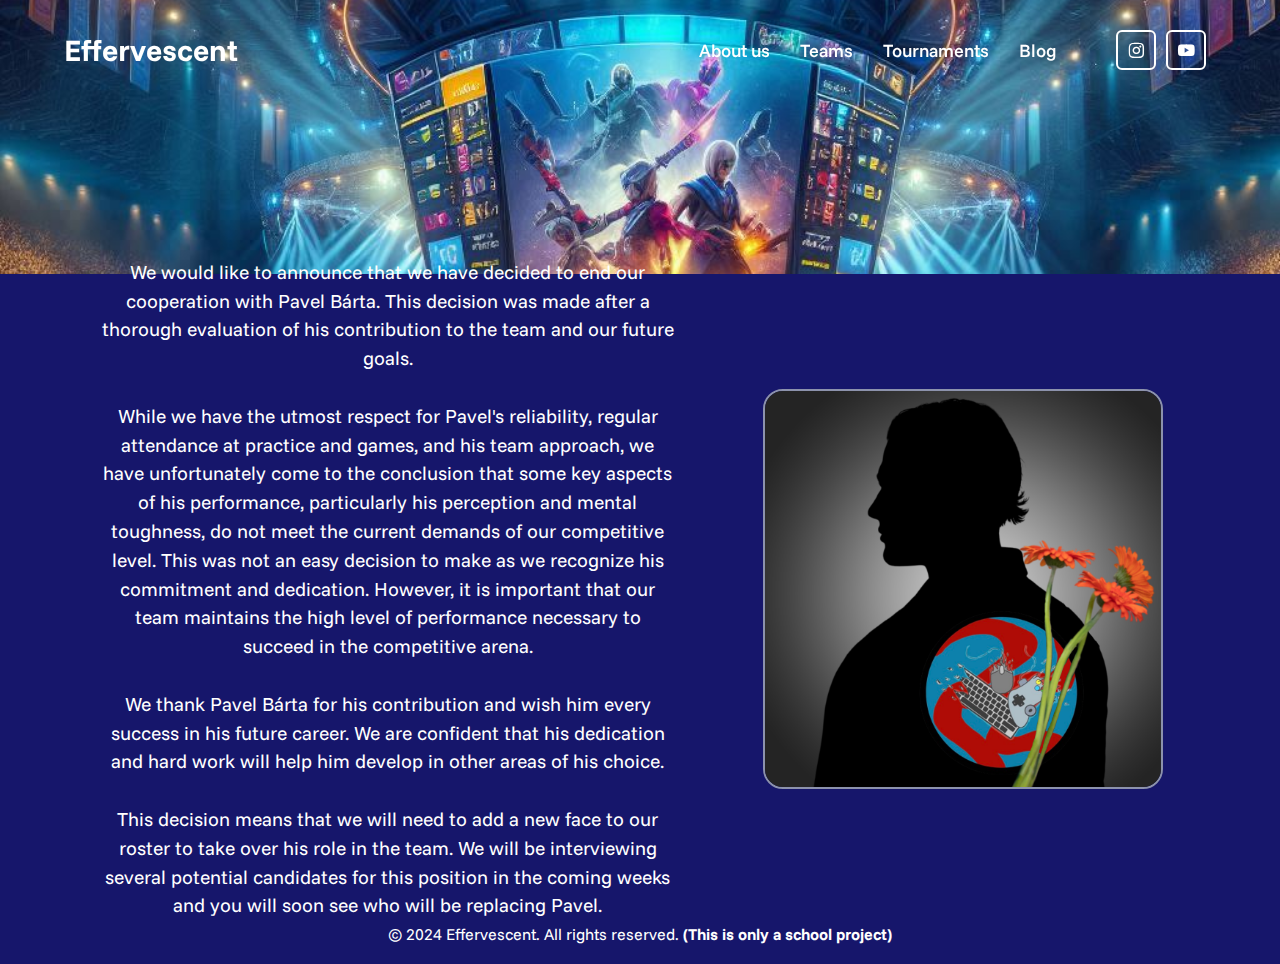
<file: blog_post_7.html>
<!DOCTYPE html>
<html lang="en">
<head>
    <meta charset="UTF-8">
    <meta name="viewport" content="width=device-width, initial-scale=1.0">
    <title>Departure of Pavel Bárta</title>
    <link rel="stylesheet" href="style_blog_post_6.css">
<link href='https://unpkg.com/boxicons@2.1.4/css/boxicons.min.css' rel='stylesheet'>
<link href='https://unpkg.com/boxicons@2.1.4/css/boxicons.min.css' rel='stylesheet'>
</head>
<body>
   <header class="header">
		<a href="index.html" class="logo"> Effervescent</a>
		
		<nav class="navbar">
			<a href="about-us.html">About us</a>
			<a href="teams.html">Teams</a>
			<a href="achievements.html">Tournaments</a>
			<a href="blog.html">Blog</a>
		</nav>
		
		<div class="social-media">
			<a href="https://www.instagram.com/effervescentesport00/"><i class='bx bxl-instagram'></i></a>
			<a href="https://www.youtube.com/@Effervescent-sports"><i class='bx bxl-youtube'></i></a>
		</div>
	</header>
			
  <section class="banner">
		<div class="slider">
			<div class="slide">
				<img src="Bg01.png" alt="">	
			</div>
		</div>
	</section>
	
	<div class="section1">
		<div class="container">
			<div class="text">
				<p>We would like to announce that we have decided to end our cooperation with Pavel Bárta. This decision was made after a thorough evaluation of his contribution to the team and our future goals. </br></br>
While we have the utmost respect for Pavel's reliability, regular attendance at practice and games, and his team approach, we have unfortunately come to the conclusion that some key aspects of his performance, particularly his perception and mental toughness, do not meet the current demands of our competitive level.
This was not an easy decision to make as we recognize his commitment and dedication. However, it is important that our team maintains the high level of performance necessary to succeed in the competitive arena. </br></br>
We thank Pavel Bárta for his contribution and wish him every success in his future career. We are confident that his dedication and hard work will help him develop in other areas of his choice. </br></br>
This decision means that we will need to add a new face to our roster to take over his role in the team. We will be interviewing several potential candidates for this position in the coming weeks and you will soon see who will be replacing Pavel.
				</p>
			</div>
			<div class="image">
				<img src="borec_lol.png" alt="logo"> 
			</div>
		</div>
    </div>
	<footer>
        <p>&copy; 2024 Effervescent. All rights reserved. <strong>(This is only a school project)</strong></p>
    </footer>
</body>
</html>
</file>
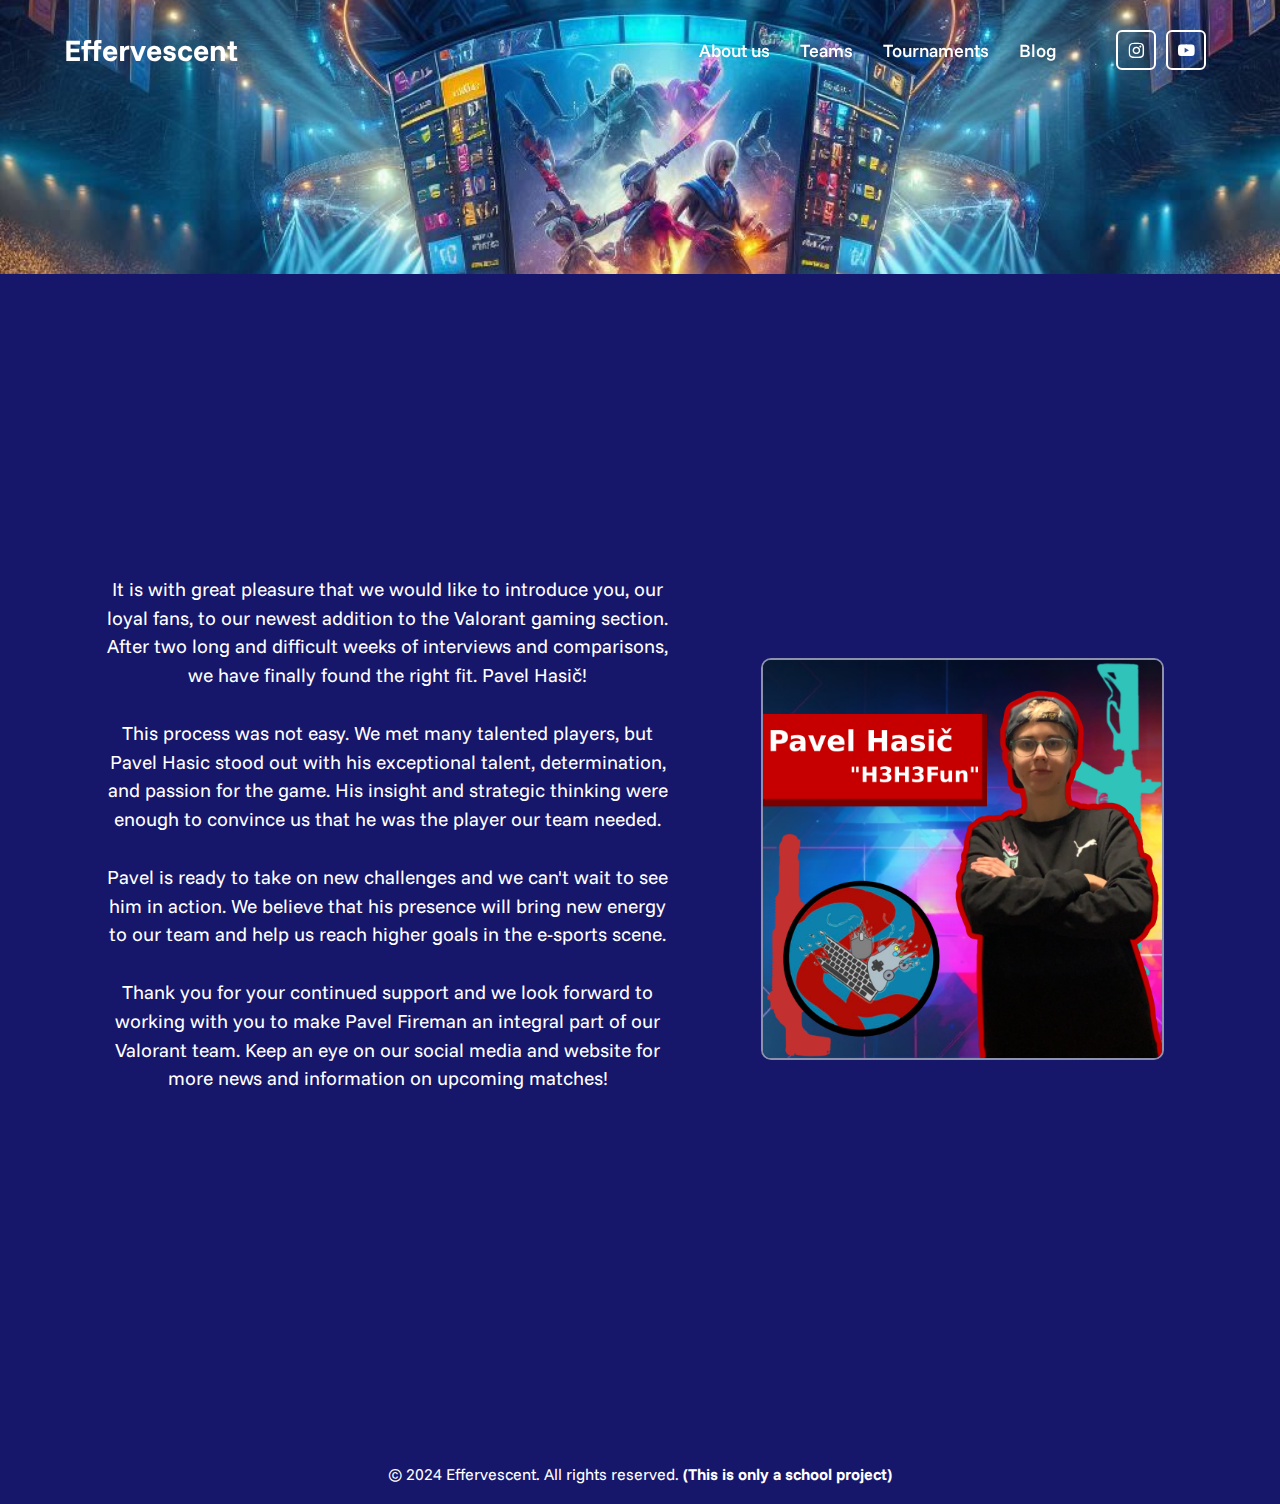
<file: blog_post_8.html>
<!DOCTYPE html>
<html lang="en">
<head>
    <meta charset="UTF-8">
    <meta name="viewport" content="width=device-width, initial-scale=1.0">
    <title>Meet our new player</title>
    <link rel="stylesheet" href="style_blog_post_3.css">
<link href='https://unpkg.com/boxicons@2.1.4/css/boxicons.min.css' rel='stylesheet'>
<link href='https://unpkg.com/boxicons@2.1.4/css/boxicons.min.css' rel='stylesheet'>
</head>
<body>
   <header class="header">
		<a href="index.html" class="logo"> Effervescent</a>
		
		<nav class="navbar">
			<a href="about-us.html">About us</a>
			<a href="teams.html">Teams</a>
			<a href="achievements.html">Tournaments</a>
			<a href="blog.html">Blog</a>
		</nav>
		
		<div class="social-media">
			<a href="https://www.instagram.com/effervescentesport00/"><i class='bx bxl-instagram'></i></a>
			<a href="https://www.youtube.com/@Effervescent-sports"><i class='bx bxl-youtube'></i></a>
		</div>
	</header>
			
  <section class="banner">
		<div class="slider">
			<div class="slide">
				<img src="Bg01.png" alt="">	
			</div>
		</div>
	</section>
	
	<div class="section1">
		<div class="container">
			<div class="text">
				<p>It is with great pleasure that we would like to introduce you, our loyal fans, to our newest addition to the Valorant gaming section. After two long and difficult weeks of interviews and comparisons, we have finally found the right fit. 
Pavel Hasič! </br></br>
This process was not easy. We met many talented players, but Pavel Hasic stood out with his exceptional talent, determination, and passion for the game. His insight and strategic thinking were enough to convince us that he was the player our team needed. </br></br>
Pavel is ready to take on new challenges and we can't wait to see him in action. We believe that his presence will bring new energy to our team and help us reach higher goals in the e-sports scene. </br></br>
Thank you for your continued support and we look forward to working with you to make Pavel Fireman an integral part of our Valorant team. Keep an eye on our social media and website for more news and information on upcoming matches!
				</p>
			</div>
			<div class="image">
				<img src="prijeti_hrace_post.png" alt="logo"> 
			</div>
		</div>
    </div>
	<footer>
        <p>&copy; 2024 Effervescent. All rights reserved. <strong>(This is only a school project)</strong></p>
    </footer>
</body>
</html>
</file>
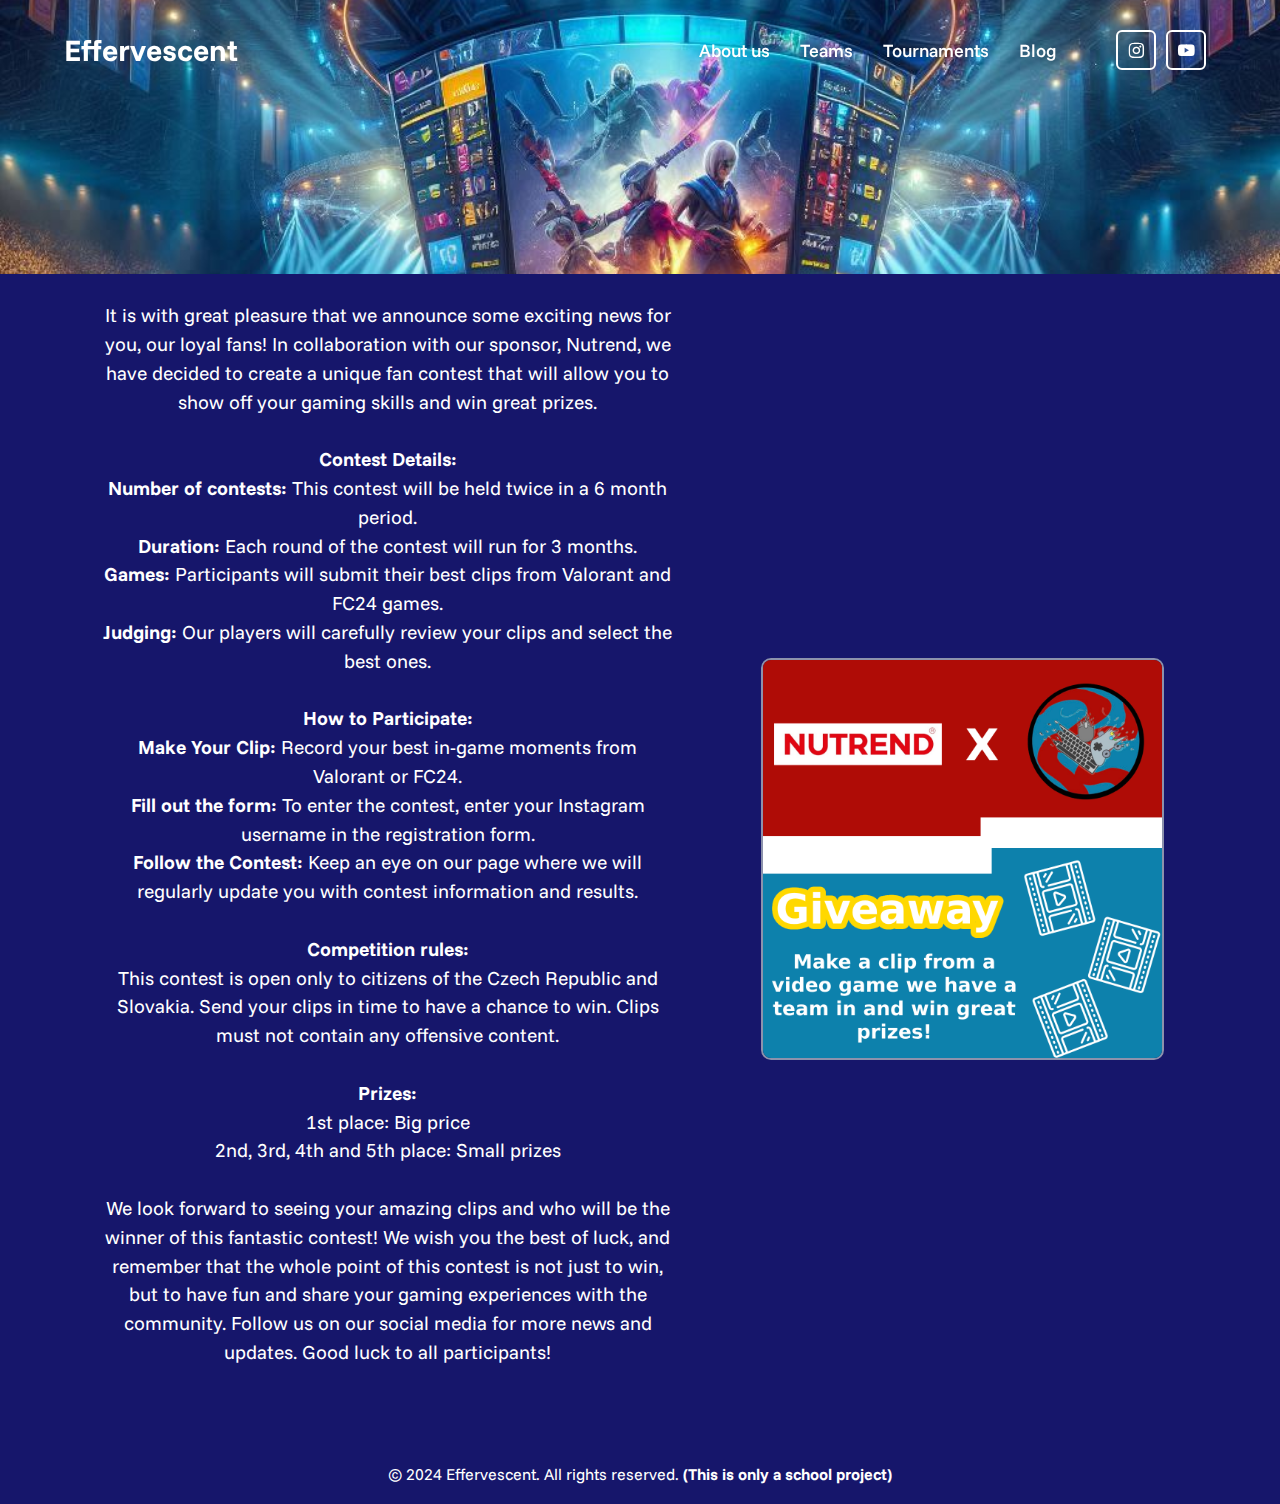
<file: blog_post_9.html>
<!DOCTYPE html>
<html lang="en">
<head>
    <meta charset="UTF-8">
    <meta name="viewport" content="width=device-width, initial-scale=1.0">
    <title>Announcement of a fan competition with Nutrend</title>
    <link rel="stylesheet" href="style_blog_post_3.css">
<link href='https://unpkg.com/boxicons@2.1.4/css/boxicons.min.css' rel='stylesheet'>
<link href='https://unpkg.com/boxicons@2.1.4/css/boxicons.min.css' rel='stylesheet'>
</head>
<body>
   <header class="header">
		<a href="index.html" class="logo"> Effervescent</a>
		
		<nav class="navbar">
			<a href="about-us.html">About us</a>
			<a href="teams.html">Teams</a>
			<a href="achievements.html">Tournaments</a>
			<a href="blog.html">Blog</a>
		</nav>
		
		<div class="social-media">
			<a href="https://www.instagram.com/effervescentesport00/"><i class='bx bxl-instagram'></i></a>
			<a href="https://www.youtube.com/@Effervescent-sports"><i class='bx bxl-youtube'></i></a>
		</div>
	</header>
			
  <section class="banner">
		<div class="slider">
			<div class="slide">
				<img src="Bg01.png" alt="">	
			</div>
		</div>
	</section>
	
	<div class="section1">
		<div class="container">
			<div class="text">
				<p>It is with great pleasure that we announce some exciting news for you, our loyal fans! 
				In collaboration with our sponsor, Nutrend, we have decided to create a unique fan contest that will allow you to show off your gaming skills and win great prizes.</br></br>
<strong>Contest Details:</strong> </br>
 <strong>Number of contests:</strong> This contest will be held twice in a 6 month period. </br>
 <strong>Duration:</strong> Each round of the contest will run for 3 months. </br>
 <strong>Games:</strong> Participants will submit their best clips from Valorant and FC24 games. </br>
 <strong>Judging:</strong> Our players will carefully review your clips and select the best ones. </br></br>

<strong>How to Participate:</strong> </br>
<strong>Make Your Clip:</strong> Record your best in-game moments from Valorant or FC24. </br>
<strong>Fill out the form:</strong> To enter the contest, enter your Instagram username in the registration form. </br>
<strong>Follow the Contest:</strong> Keep an eye on our page where we will regularly update you with contest information and results. </br></br>

<strong>Competition rules:</strong> </br>
This contest is open only to citizens of the Czech Republic and Slovakia. 
Send your clips in time to have a chance to win. 
Clips must not contain any offensive content. </br></br>

<strong>Prizes:</strong> </br>
1st place: Big price </br>
2nd, 3rd, 4th and 5th place: Small prizes </br></br>

We look forward to seeing your amazing clips and who will be the winner of this fantastic contest! We wish you the best of luck, and remember that the whole point of this contest is not just to win, but to have fun and share your gaming experiences with the community.
Follow us on our social media for more news and updates. Good luck to all participants!
				</p>
			</div>
			<div class="image">
				<img src="fan_giveaway_post.png" alt="logo"> 
			</div>
		</div>
    </div>
	<footer>
        <p>&copy; 2024 Effervescent. All rights reserved. <strong>(This is only a school project)</strong></p>
    </footer>
</body>
</html>
</file>
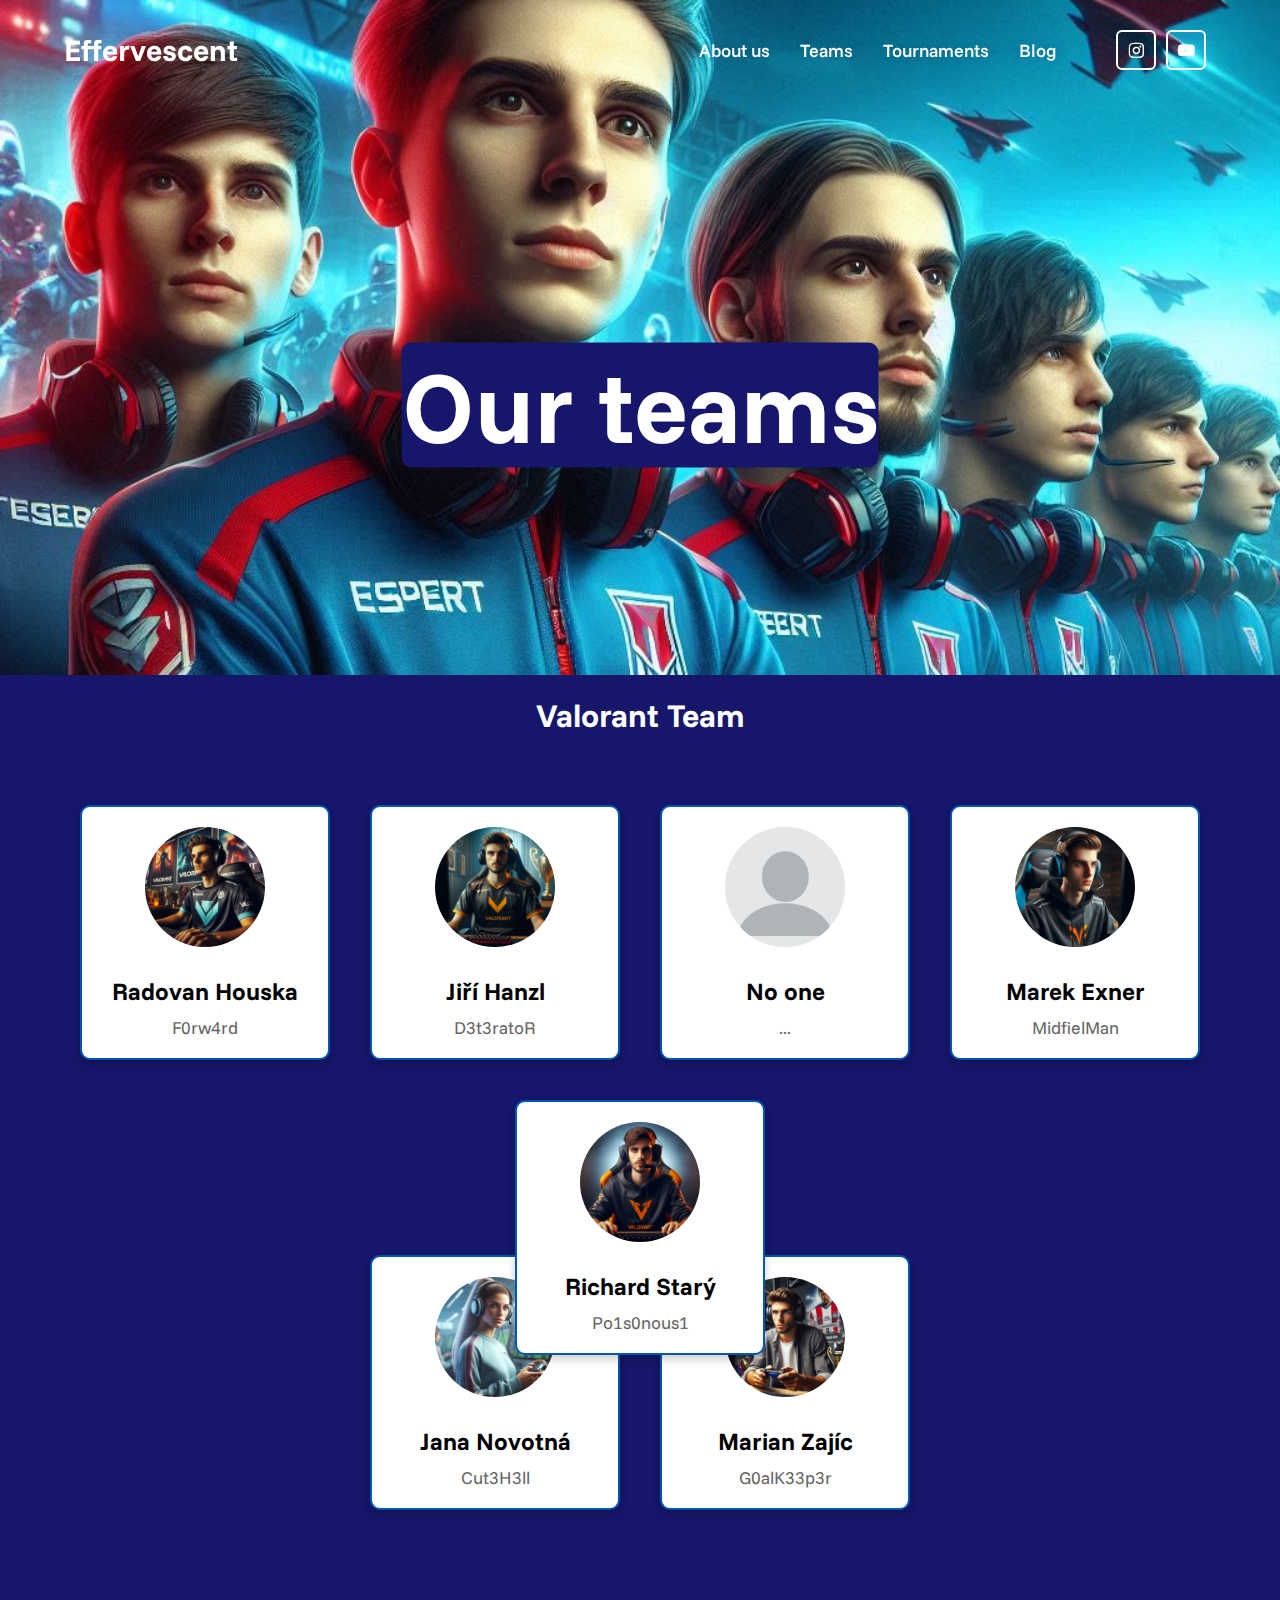
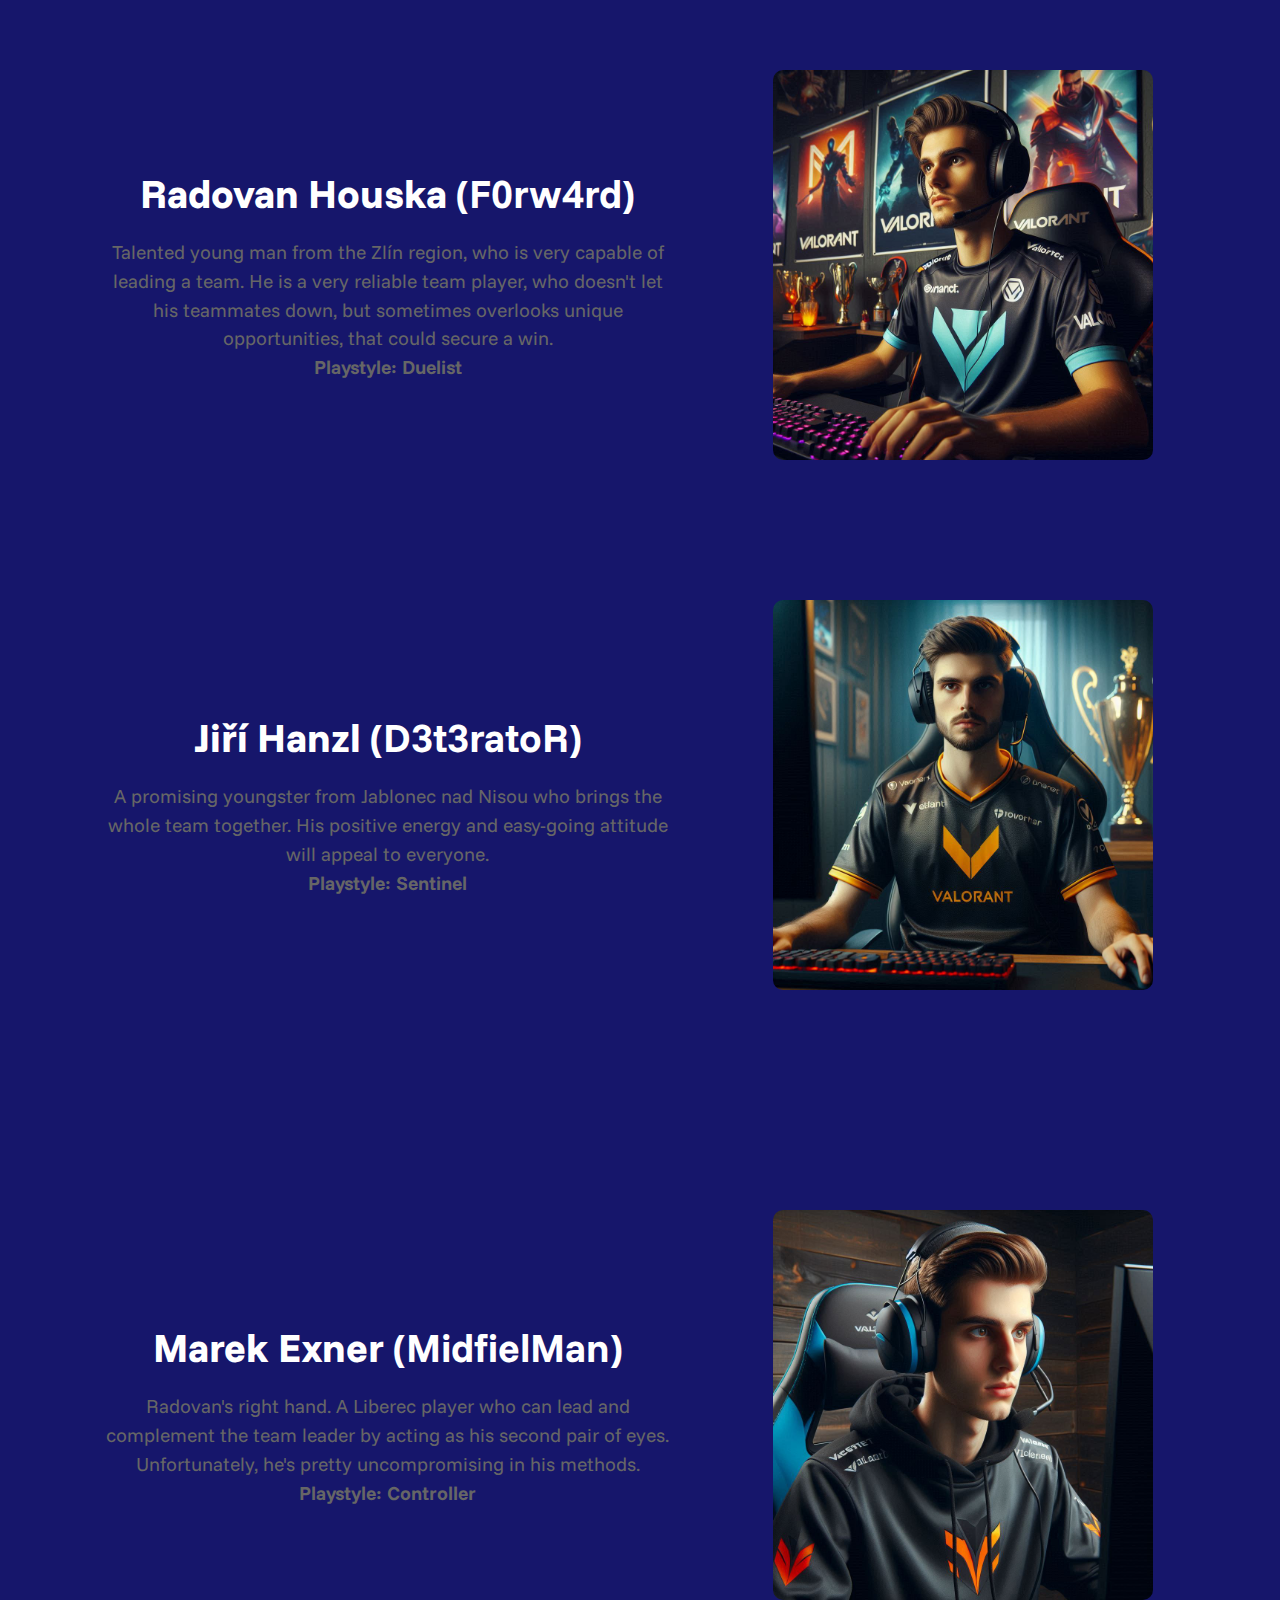
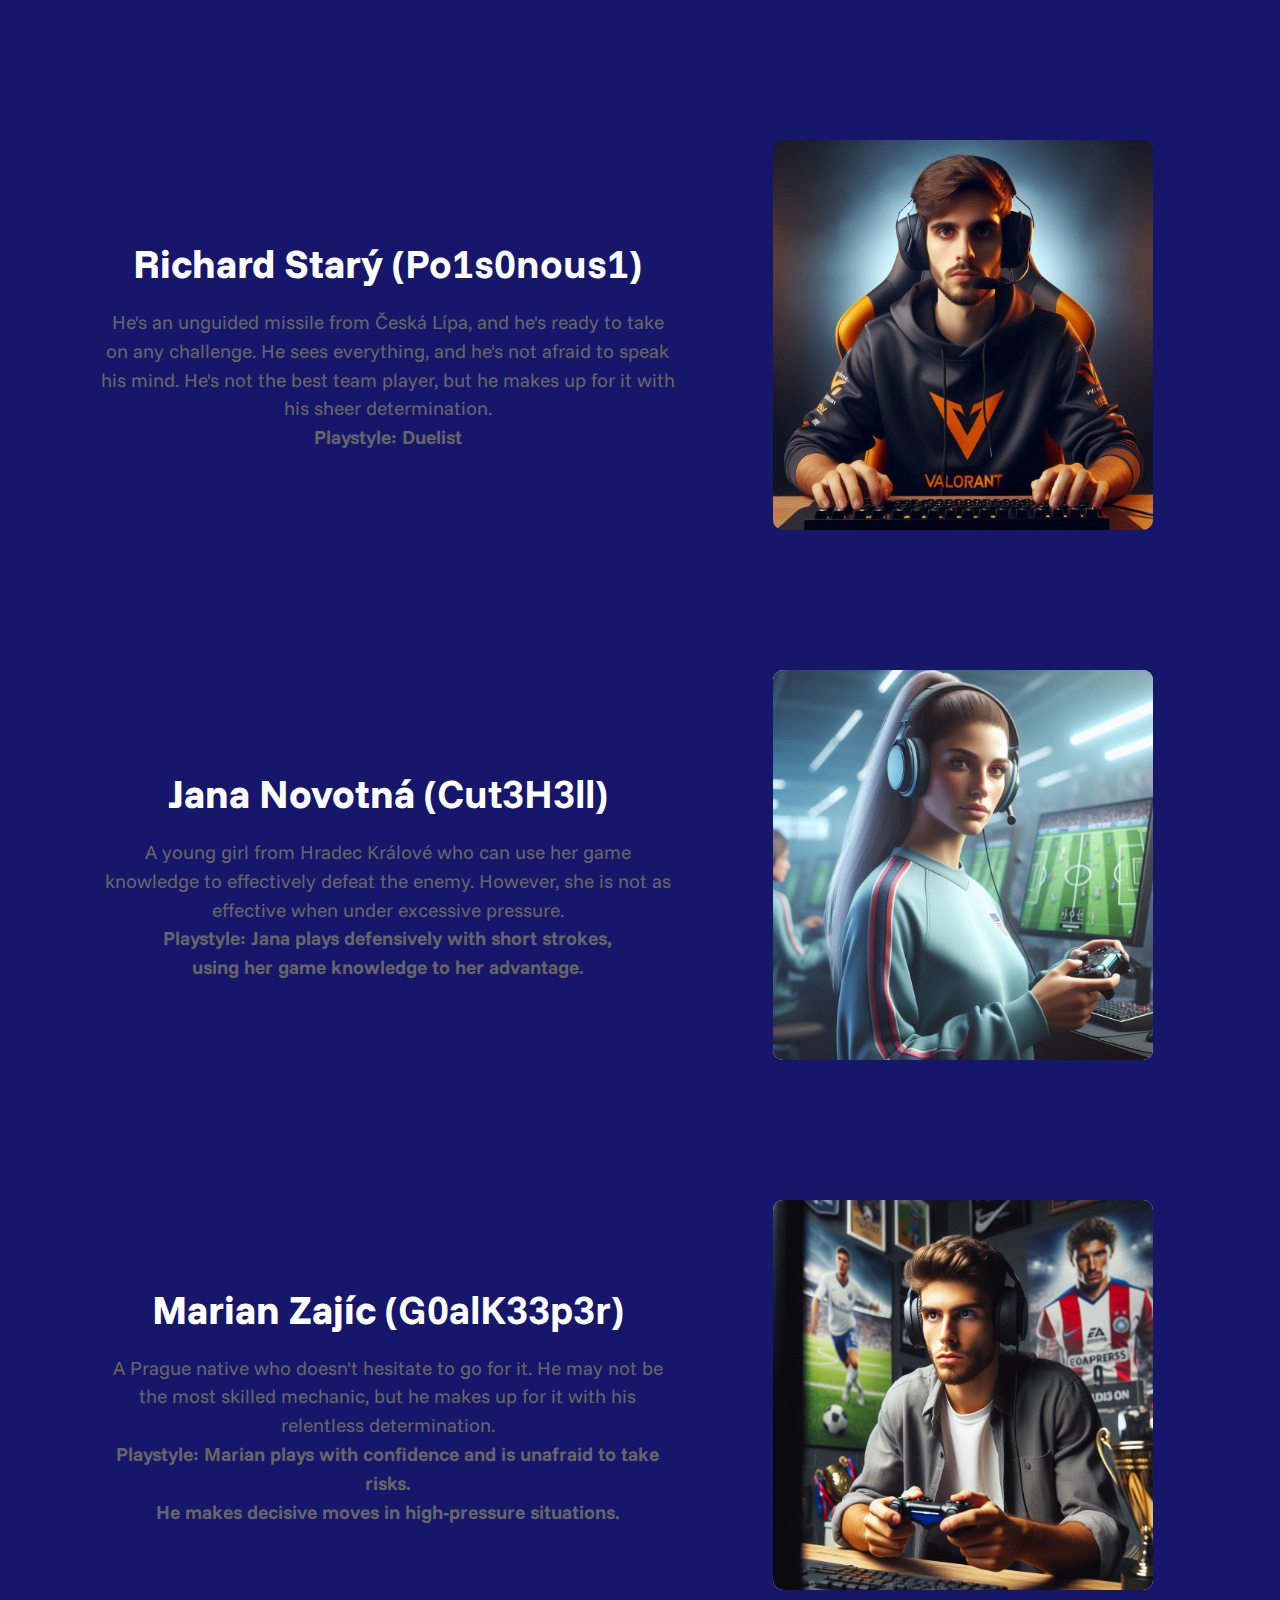
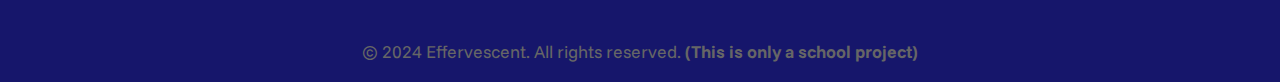
<file: teams.html>
<!DOCTYPE html>
<html lang="en">
<head>
    <meta charset="UTF-8">
    <meta name="viewport" content="width=device-width, initial-scale=1.0">
    <title>Effervescent - Teams</title>
    <link rel="stylesheet" href="style-teams.css">
	<link href='https://unpkg.com/boxicons@2.1.4/css/boxicons.min.css' rel='stylesheet'>
</head>
<body>
<header class="header">
	<a href="index.html" class="logo"> Effervescent</a>

	<nav class="navbar">
		<a href="about-us.html">About us</a>
		<a href="teams.html">Teams</a>
		<a href="achievements.html">Tournaments</a>
		<a href="blog.html">Blog</a>
	</nav>
	
	<div class="social-media">
		<a href="https://www.instagram.com/effervescentesport00/"><i class='bx bxl-instagram'></i></a>
		<a href="https://www.youtube.com/@Effervescent-sports"><i class='bx bxl-youtube'></i></a>
	</div>
</header>

<section class="banner">
	<div class="slider">
		<div class="slide">
			<div class="text1"><strong>Our teams</strong></div>
			<img src="background01.png" alt="">	
		</div>
	</div>
</section>

<section class="team1">
 <h1>Valorant Team</h1>
	<div class="member-container">
		<div class="member">
		<a href="teams.html#radovan-houska" class="radovan">
			<img src="member1.png" alt="Member 1">
			<h2>Radovan Houska</h2>
			<p>F0rw4rd</p>
		</div>
		</a>
		<a href="teams.html#jiri-hanzl" class="jiri">
		<div class="member">
			<img src="member2.png" alt="Member 2">
			<h2>Jiří Hanzl</h2>
			<p>D3t3ratoR</p>
		</div>
		</a>
		<!--<a href="teams.html#pavel-barta" class="pavel">-->
		<div class="member">
			<img src="Blank_profile_pic.png" alt="Member 3">
			<h2>No one</h2>
			<p>...</p>
		</div>
		</a>
		<a href="teams.html#marek-exner" class="marek">
		<div class="member">
			<img src="member4.png" alt="Member 4">
			<h2>Marek Exner</h2>
			<p>MidfielMan</p>
		</div>
		</a>
		<a href="teams.html#richard-stary" class="richard">
		<div class="member">
			<img src="member5.png" alt="Member 4">
			<h2>Richard Starý</h2>
			<p>Po1s0nous1</p>
			</a>
		</div>
	</div>
</section>

<section class="team2">
 <h1>FC24 Team</h1>
	<div class="member-container">
		<a href="teams.html#jana-novotna" class="jana">
		<div class="member">
			<img src="member7.png" alt="">
			<h2>Jana Novotná</h2>
			<p>Cut3H3ll</p>
		</div>
		<a href="teams.html#marian-zajic" class="marian">
		<div class="member">
			<img src="member6.png" alt="">
			<h2>Marian Zajíc</h2>
			<p>G0alK33p3r</p>
		</div>
		</a>
	</div>
</section>

<div class="divider"></div>

<section id="radovan-houska" class="radovanhouska">
<div class="section1">
	<div  class="container">
		<div class="text">
			<h1><strong>Radovan Houska</strong>  (F0rw4rd)</h1>
			<p>Talented young man from the Zlín region, 
			who is very capable of leading a team. He is a very reliable team player, 
			who doesn't let his teammates down, but sometimes overlooks unique opportunities, 
			that could secure a win. </br> <strong>Playstyle: Duelist</strong></p>
		</div>
		<div class="image">
			<img src="member1.png" alt=""> 
		</div>
	</div>
</div>
</section>

<div class="divider"></div>

<section id="jiri-hanzl" class="jirihanzl">
<div class="section2">
	<div class="container">
		<div class="text">
			<h1><strong>Jiří Hanzl</strong> (D3t3ratoR)</h1>
			<p> A promising youngster from Jablonec nad Nisou who brings the whole team together. 
			His positive energy and easy-going attitude will appeal to everyone.
			</br> <strong>Playstyle: Sentinel</strong></p>
		</div>
		<div class="image">
			<img src="member2.png" alt=""> 
		</div>
	</div>
</div>
</section>

<div class="divider"></div>

<!--<section id="pavel-barta" class="pavelbarta">
<div class="section2">
	<div class="container">
		<div class="text">
			<h1><strong>Pavel Bárta</strong> (W1nr4r)</h1>
			<p>  A reliable team player from Liberec who never misses a training session or match,
			but his observation and mental resilience are not the best.
			</br> <strong>Playstyle: Initiator</strong></p>
		</div>
		<div class="image">
			<img src="member3.png" alt=""> 
		</div>
	</div>
</div>
</section>-->

<div class="divider"></div>

<section id="marek-exner" class="marekexner">
<div class="section2">
	<div class="container">
		<div class="text">
			<h1><strong>Marek Exner</strong> (MidfielMan)</h1>
			<p>  Radovan's right hand. 
			A Liberec player who can lead and complement the team leader by acting as his second pair of eyes.
			Unfortunately, he's pretty uncompromising in his methods. 
			</br> <strong>Playstyle: Controller</strong></p>
		</div>
		<div class="image">
			<img src="member4.png" alt=""> 
		</div>
	</div>
</div>
</section>

<div class="divider"></div>

<section id="richard-stary" class="richardstary">
<div class="section2">
	<div class="container">
		<div class="text">
			<h1><strong>Richard Starý</strong> (Po1s0nous1)</h1>
			<p>   He's an unguided missile from Česká Lípa, and he's ready to take on any challenge.
			He sees everything, and he's not afraid to speak his mind. 
			He's not the best team player, but he makes up for it with his sheer determination. 
			</br> <strong>Playstyle: Duelist</strong></p>
		</div>
		<div class="image">
			<img src="member5.png" alt=""> 
		</div>
	</div>
</div>
</section>

<div class="divider"></div>

<section id="jana-novotna" class="jananovotna">
<div class="section2">
	<div class="container">
		<div class="text">
			<h1><strong>Jana Novotná</strong> (Cut3H3ll)</h1>
			<p>  A young girl from Hradec Králové who can use her game knowledge to effectively defeat the enemy.
			However, she is not as effective when under excessive pressure.
			</br> <strong>Playstyle: Jana plays defensively with short strokes, 
							</br> using her game knowledge to her advantage.</strong></p>
		</div>
		<div class="image">
			<img src="member7.png" alt=""> 
		</div>
	</div>
</div>
</section>

<div class="divider"></div>

<section id="marian-zajic" class="marianzajic">
<div class="section2">
	<div class="container">
		<div class="text">
			<h1><strong>Marian Zajíc</strong> (G0alK33p3r)</h1>
			<p>  A Prague native who doesn't hesitate to go for it.
			He may not be the most skilled mechanic, but he makes up for it with his relentless determination.
			</br> <strong>Playstyle: Marian plays with confidence and is unafraid to take risks.
			</br> He makes decisive moves in high-pressure situations.</strong></p>
		</div>
		<div class="image">
			<img src="member6.png" alt=""> 
		</div>
	</div>
</div>
</section>

   <footer>
        <p>&copy; 2024 Effervescent. All rights reserved. <strong>(This is only a school project)</strong></p>
    </footer>
</body>
</html>
</file>
<file: styles.css>
@import url('https://fonts.googleapis.com/css2?family=Funnel+Sans:ital,wght@0,300..800;1,300..800&family=Mona+Sans:ital,wght@0,200..900;1,200..900&display=swap');

* {
	margin: 0;
	padding: 0;
	box-sizing: border-box;
	font-family: 'Funnel Sans', sans-serif;
}

.header {
	position: fixed;
	top: 0;
	left: 0;
	width: 100%;
	padding: 30px 5%;
	background: transparent;
	display: flex;
	align-items: center;
	z-index: 100;
}

.logo {
	font-size: 30px;
	color: #fff;
	text-decoration: none;
	font-weight: 700;
	margin-left: -30px;
}

.social-media {
	margin: 0 auto 0 50px;
	display: flex;
	justify-content: center;
	align-items: center;
	background: transparent;
	margin-right: 10px;
	transition: background .5s, border-color .5s;
}

.social-media a {
    display: inline-flex; 
    width: 40px;
    height: 40px;
    align-items: center; 
    justify-content: center; 
	border: 2px solid #fff;
	border-radius: 6px;
    text-decoration: none; 
	margin-left: 10px;
}

.social-media a:hover {
    background: #fff;
    border-color: #444; 
}

.social-media a i { 
    font-size: 20px;
    color: #fff;
    transition: color .5s; 
}

.social-media a:hover i {
    color: #444; 
}

 .navbar {
	display: flex; 
	justify-content: flex-end; 
	flex-grow: 1;
}

.navbar a {
	font-size: 18px;
	color: #fff;
	text-decoration: none;
	font-weight: 500;
	margin-left: 30px;
	text-shadow: 0 0 10px rgba(0, 0, 0, .2);
}

.button1 {
	padding: 10px 20px;
	background-color: #4A90E2;
	color: white;
	border: none;
	border-radius: 5px;
	cursor: pointer;
	font-size: 16px;
}

.modal {
	display: none; 
	position: fixed; 
	z-index: 1; 
	left: 0;
	top: 0;
	width: 100%; 
	height: 100%; 
	overflow: auto; 
	background-color: rgba(0, 0, 0, 0.5); 
}

.modal-content {
	background-color: #fff;
	margin: 15% auto; 
	padding: 20px;
	border: 1px solid #888;
	width: 50%; 
	border-radius: 8px;
	text-align: center;
}

.close {
	color: #aaa;
	float: right;
	font-size: 28px;
	font-weight: bold;
}

.close:hover,
.close:focus {
	color: black;
	text-decoration: none;
	cursor: pointer;
}

.popup {
    position: fixed;
    bottom: 30px;
    right: 20px;
	height: 60px;
    background-color: #f9c2c2;
    color: #333;
    padding: 15px;
    border: 1px solid #d9534f;
    border-radius: 5px;
    box-shadow: 0 2px 10px rgba(0, 0, 0, 0.1);
    display: none; 
    z-index: 1000; 
}

.popup button {
    background: none;
    border: none;
    color: #d9534f;
    cursor: pointer;
    font-weight: bold;
    margin-left: 10px;
}


.banner {
	position: relative;
	width: 100%;
	height: 100vh;
}

.slider .slide {
	position: absolute;
	width: 100%;
	height: 100%;
}

.slide img {
	position: absolute;
	width: 100%;
	height: 100%;
	object-fit: cover;
	pointer-events: none;
}

.slide .left-info {
	position: absolute;
	top: 0;
	left: 0;
	width: 50%;
	height: 100%;
}

.left-info .penetrte-blur {
	position: absolute;
	width: 100%;
	height: 100%;
	background: rgba(255, 255, 255, .1);
	backdrop-filter: blur(5px);
	display: flex;
	justify-content: flex-end;
	align-items: center;
}

.penetrte-blur h1 {
		font-size: 150px;
		color: #FE0000;
}

.left-info .content {
		position: absolute;
		bottom: 8%;
		left: 10%;
		color: #fff;
}

.left-info .content {
	margin-left: -30px;
}

.content h3 {
	font-size: 20px;
}

.content p {
	font-size: 16px;
	margin: 10px 0 15px;
}

.content .button {
	display: inline-block;
	padding: 1px 28px;
	background: #fff;
	border: 2px solid #fff;
	border-radius: 6px;
	box-shadow: 0 0 10px rgba(0, 0, 0, .1);
	font-size: 16px;
	color: #444;
	text-decoration: none;
	font-weight: 600;
	transition: .5s;
}

.content .button:hover {
	background: transparent;
	color: #fff;
}

.slide .right-info {
	position: absolute;
	top: 0;
	right: 0;
	width: 50%;
	height:100%;
	display: flex;
	flex-direction: column;
	justify-content: center;
}

.right-info h1 {
	font-size: 150px;
	color: #00BFFF; 
}

footer {
    text-align: center;
    padding: 20px 0;
    background: #16166B;
    color: #ffffff;
    position: relative;
    bottom: 0;
    width: 100%;
}
</file>
<file: style-about-us.css>
@import url('https://fonts.googleapis.com/css2?family=Funnel+Sans:ital,wght@0,300..800;1,300..800&family=Mona+Sans:ital,wght@0,200..900;1,200..900&display=swap');

* {
	margin: 0;
	padding: 0;
	box-sizing: border-box;
	font-family: 'Funnel Sans', sans-serif;
}

.header {
	position: fixed;
	top: 0;
	left: 0;
	width: 100%;
	padding: 30px 5%;
	background: transparent;
	display: flex;
	align-items: center;
	z-index: 100;
	margin: 0;
}

.logo {
	font-size: 30px;
	color: #fff;
	text-decoration: none;
	font-weight: 700;
}

.social-media {
	margin: 0 auto 0 50px;
	display: flex;
	justify-content: center;
	align-items: center;
	background: transparent;
	margin-right: 10px;
	transition: background .5s, border-color .5s;
}

.social-media a {
    display: inline-flex; 
    width: 40px;
    height: 40px;
    align-items: center; 
    justify-content: center; 
	border: 2px solid #fff;
	border-radius: 6px;
    text-decoration: none; 
	margin-left: 10px;
}

.social-media a:hover {
    background: #fff;
    border-color: #444; 
}

.social-media a i { 
    font-size: 20px;
    color: #fff;
    transition: color .5s; 
}

.social-media a:hover i {
    color: #444; 
}

.navbar {
	display: flex; 
	justify-content: flex-end; 
	flex-grow: 1;
}

.navbar a {
	font-size: 18px;
	color: #fff;
	text-decoration: none;
	font-weight: 500;
	margin-left: 30px;
	text-shadow: 0 0 10px rgba(0, 0, 0, .2);
}

.text1 {
	position: absolute;
	top: 45%; 
	left: 50%; 
	transform: translate(-50%, -50%); 
	background-color: #16166B;
	border-radius: 10px;
	color: #fff; 
	font-size: 100px; 
	text-align: center;
	z-index: 2;
}

.banner {
	position: relative;
	width: 100%;
	height: 100vh;
	overflow: hidden;
}

.slider .slide {
	position: absolute;
	width: 100%;
	height: 100%;
}

.slide img {
	position: absolute;
	width: 100%;
	height: 100%;
	object-fit: cover;
	pointer-events: none;
	overflow: hidden;
	 display: block;
}

.banner {
	height: 100vh; 
	width: 100%;
	background-size: cover; 
	background-position: center; 
	position: relative; 
	display: inline-block;
}

.banner img {
	width: 100%;
	height: 100%;
	object-fit: cover;
	position: absolute;
	top: 0;
	left: 0;
	z-index: 1; 
	dislpay:block;
}

.section1 {
	height: 50vh; 
	background-color: #16166B; 
	position: relative; 
	margin-top: -25vh; 
	z-index: 1; 
	display: flex; 
	align-items: center; 
	justify-content: center; 
	color: white; 
	text-align: center; 
}

h1 {
	margin: 0; 
}

.container {
	display: flex; 
	align-items: center; 
	justify-content: space-between; 
	padding: 30px;
	background-color: transparent; 
}

.text {
	flex: 1; 
	padding-left: 70px; 
}

.text h1 {
	margin: 0; 
	font-size: 2.5em; 
}

.text p {
	font-size: 1.2em; 
	line-height: 1.5; 
}

.image {
	flex: 1; 
	display: flex; 
	justify-content: center; 
	align-items: center; 
}

.image img {
	width: 380px;
	height: 390px;
	border: 2px solid #fff;
	border-radius: 200px; 
	background-color: #fff;
}

footer {
    text-align: center;
    padding: 20px 0;
    background: #16166B;
    color: #ffffff;
    position: relative;
    bottom: 0;
    width: 100%;
}
</file>
<file: style-achievements.css>
@import url('https://fonts.googleapis.com/css2?family=Funnel+Sans:ital,wght@0,300..800;1,300..800&family=Mona+Sans:ital,wght@0,200..900;1,200..900&display=swap');

* {
	margin: 0;
	padding: 0;
	box-sizing: border-box;
	font-family: 'Funnel Sans', sans-serif;
}

.header {
	position: fixed;
	top: 0;
	left: 0;
	width: 100%;
	padding: 30px 5%;
	background: transparent;
	display: flex;
	align-items: center;
	z-index: 100;
	margin: 0;
}

.logo {
	font-size: 30px;
	color: #ffffff;
	text-decoration: none;
	font-weight: 700;
}

.social-media {
	margin: 0 auto 0 50px;
	display: flex;
	justify-content: center;
	align-items: center;
	background: transparent;
	margin-right: 10px;
	transition: background .5s, border-color .5s;
}

.social-media a {
    display: inline-flex; 
    width: 40px;
    height: 40px;
    align-items: center; 
    justify-content: center; 
	border: 2px solid #fff;
	border-radius: 6px;
    text-decoration: none; 
	margin-left: 10px;
}

.social-media a:hover {
    background: #fff;
    border-color: #444; 
}

.social-media a i { 
    font-size: 20px;
    color: #fff;
    transition: color .5s; 
}

.social-media a:hover i {
    color: #444; 
}

.navbar {
	display: flex; 
	justify-content: flex-end; 
	flex-grow: 1;
}

.navbar a {
	font-size: 18px;
	color: #ffffff;
	text-decoration: none;
	font-weight: 500;
	margin-left: 30px;
	text-shadow: 0 0 10px rgba(0, 0, 0, .2);
}

.banner {
	position: relative;
	width: 100%;
	height: 100vh;
}

.slider .slide {
	position: absolute;
	width: 100%;
	height: 100%;
}

.slide img {
	position: absolute;
	width: 100%;
	height: 100%;
	object-fit: cover;
	pointer-events: none;
}

.banner {
	height: 100vh; 
	width: 100%;
	background-size: cover; 
	background-position: center; 
	position: relative; 
	overflow: hidden;
}

.banner img {
	width: 100%;
	height: 100%;
	object-fit: cover;
	position: absolute;
	top: 0;
	left: 0;
	z-index: 1; 
}

.section1 {
	height: 50vh; 
	background-color: #16166B; 
	position: relative; 
	margin-top: -25vh; 
	z-index: 1; 
	display: flex; 
	align-items: center; 
	justify-content: center; 
	color: white; 
	text-align: center; 
}

h1 {
	margin: 0; 
}

.text1 {
	position: absolute;
	top: 45%; 
	left: 50%; 
	transform: translate(-50%, -50%); 
	background-color: #16166B;
	border-radius: 10px;
	color: #fff; 
	font-size: 100px; 
	text-align: center;
	z-index: 2;
}

.container {
	display: flex; 
	align-items: center; 
	justify-content: space-between; 
	padding: 30px;
	background-color: transparent; 
}

.text {
	flex: 1; 
	padding-left: 70px; 
}

.text h1 {
	margin: 0; 
	font-size: 2.5em; 
}

.text p {
	font-size: 1.2em; 
	line-height: 1.5; 
}

.image {
	flex: 1; 
	display: flex; 
	justify-content: center; 
	align-items: center; 
}

.image img {
	width: 380px;
	height: 390px;
	border: 2px solid #fff;
	border-radius: 200px; 
	background-color: #fff;
}

.tournaments {
    text-align: center;
	z-index: 2;
}

.tournaments h2 {
    font-size: 2.5em; 
    margin-bottom: 20px;
    color: #ffffff; 
}

.table-container {
    display: flex; /* Align table and image horizontally */
    align-items: flex-start; /* Align items to the top */
    justify-content: center; /* Center the entire container */
    gap: 20px; /* Space between table and image */
    margin-top: 20px; /* Add spacing above the container */
}


table {
    width: 150%;
    background-color: #16166B;
    margin-bottom: 40px;  
    border: 5px solid #ffffff;
	border-collapse: collapse;
	margin: 0 auto;
}

th, td {
    padding: 15px;
    text-align: left;
    color: #ffffff; 
    border: 5px solid #ffffff;  
}

tbody tr:nth-child(even) {
    background-color: #16166B; 
}

tbody tr:hover {
    background-color: #16166B; 
}

.table-image img {
    width: 200px; /* Set the image size */
    height: auto; /* Maintain aspect ratio */
    border: 3px solid #ffffff; /* Add border to the image */
    border-radius: 10px;
	margin-left: auto;
}

footer {
    text-align: center;
    padding: 20px 0;
    background: #16166B;
    color: #ffffff;
    position: relative;
    bottom: 0;
    width: 100%;
}
</file>
<file: style-blog.css>
@import url('https://fonts.googleapis.com/css2?family=Funnel+Sans:ital,wght@0,300..800;1,300..800&family=Mona+Sans:ital,wght@0,200..900;1,200..900&display=swap');

* {
	margin: 0;
	padding: 0;
	box-sizing: border-box;
	font-family: 'Funnel Sans', sans-serif;
}

.header {
	position: fixed;
	top: 0;
	left: 0;
	width: 100%;
	padding: 30px 5%;
	background: transparent;
	display: flex;
	align-items: center;
	z-index: 100;
	margin: 0;
}

.logo {
	font-size: 30px;
	color: #ffffff;
	text-decoration: none;
	font-weight: 700;
}

.social-media {
	margin: 0 auto 0 50px;
	display: flex;
	justify-content: center;
	align-items: center;
	background: transparent;
	margin-right: 10px;
	transition: background .5s, border-color .5s;
}

.social-media a {
    display: inline-flex; 
    width: 40px;
    height: 40px;
    align-items: center; 
    justify-content: center; 
	border: 2px solid #fff;
	border-radius: 6px;
    text-decoration: none; 
	margin-left: 10px;
}

.social-media a:hover {
    background: #fff;
    border-color: #444; 
}

.social-media a i { 
    font-size: 20px;
    color: #fff;
    transition: color .5s; 
}

.social-media a:hover i {
    color: #444; 
}

.navbar {
	display: flex; 
	justify-content: flex-end; 
	flex-grow: 1;
}

.navbar a {
	font-size: 18px;
	color: #ffffff;
	text-decoration: none;
	font-weight: 500;
	margin-left: 30px;
	text-shadow: 0 0 10px rgba(0, 0, 0, .2);
}

.banner {
	position: relative;
	width: 100%;
	height: 100vh;
}

.slider .slide {
	position: absolute;
	width: 100%;
	height: 100%;
}

.slide img {
	position: absolute;
	width: 100%;
	height: 100%;
	object-fit: cover;
	pointer-events: none;
}

.banner {
	height: 100vh; 
	width: 100%;
	background-size: cover; 
	background-position: center; 
	position: relative; 
	overflow: hidden;
}

.banner img {
	width: 100%;
	height: 100%;
	object-fit: cover;
	position: absolute;
	top: 0;
	left: 0;
	z-index: 1; 
}

.section1 {
	height: 170vh; 
	background-color: #16166B; 
	position: relative; 
	margin-top: -25vh; 
	z-index: 1; 
	display: flex; 
	align-items: center; 
	justify-content: center; 
	color: white; 
	text-align: center; 
}

h1 {
	margin: 0; 
}

.text1 {
	position: absolute;
	top: 45%; 
	left: 50%; 
	transform: translate(-50%, -50%); 
	background-color: #16166B;
	border-radius: 10px;
	color: #fff; 
	font-size: 100px; 
	text-align: center;
	z-index: 2;
}

.container {
	display: flex; 
	align-items: center; 
	justify-content: space-between; 
	padding: 30px;
	background-color: transparent; 
}

.text {
	flex: 1; 
	padding-left: 70px; 
}

.text h1 {
	margin: 0; 
	font-size: 2.5em; 
}

.text p {
	font-size: 1.2em; 
	line-height: 1.5; 
}

.image {
	flex: 1; 
	display: flex; 
	justify-content: center; 
	align-items: center; 
}

.image img {
	width: 380px;
	height: 390px;
	border: 2px solid #fff;
	border-radius: 200px; 
	background-color: #fff;
}

main {
    padding: 20px;
}

.articles-container {
	display: flex;
	lex-wrap: wrap; /* Allow wrapping to the next line if needed */
    justify-content: space-between; /* Space between articles */
    gap: 20px;
}

article {
    margin-bottom: 20px;
    border: 5px solid #ddd;
    padding: 15px;
	flex: 1 1 calc(30% - 20px);
}

.article-image {
    width: 40%; /* Make images responsive */
    height: auto; /* Maintain aspect ratio */
}

.article-image0 {
    width: 60%; /* Make images responsive */
    height: auto; /* Maintain aspect ratio */
}

article h2 {
    color: #fff;
}

.date {
    font-size: 0.9em;
    color: #fff;
}

.read-more {
    display: inline-block;
    margin-top: 10px;
    padding: 5px 10px;
    background: #fff;
    text-decoration: none;
}

.read-more:hover {
    background: #555;
}

footer {
    text-align: center;
    padding: 20px 0;
    background: #16166B;
    color: #ffffff;
    position: relative;
    bottom: 0;
    width: 100%;
}
</file>
<file: style_blog_post_1.css>
@import url('https://fonts.googleapis.com/css2?family=Funnel+Sans:ital,wght@0,300..800;1,300..800&family=Mona+Sans:ital,wght@0,200..900;1,200..900&display=swap');

* {
	margin: 0;
	padding: 0;
	box-sizing: border-box;
	font-family: 'Funnel Sans', sans-serif;
}

.header {
	position: fixed;
	top: 0;
	left: 0;
	width: 100%;
	padding: 30px 5%;
	background: transparent;
	display: flex;
	align-items: center;
	z-index: 100;
	margin: 0;
}

.logo {
	font-size: 30px;
	color: #fff;
	text-decoration: none;
	font-weight: 700;
}

.social-media {
	margin: 0 auto 0 50px;
	display: flex;
	justify-content: center;
	align-items: center;
	background: transparent;
	margin-right: 10px;
	transition: background .5s, border-color .5s;
}

.social-media a {
    display: inline-flex; 
    width: 40px;
    height: 40px;
    align-items: center; 
    justify-content: center; 
	border: 2px solid #fff;
	border-radius: 6px;
    text-decoration: none; 
	margin-left: 10px;
}

.social-media a:hover {
    background: #fff;
    border-color: #444; 
}

.social-media a i { 
    font-size: 20px;
    color: #fff;
    transition: color .5s; 
}

.social-media a:hover i {
    color: #444; 
}

.navbar {
	display: flex; 
	justify-content: flex-end; 
	flex-grow: 1;
}

.navbar a {
	font-size: 18px;
	color: #fff;
	text-decoration: none;
	font-weight: 500;
	margin-left: 30px;
	text-shadow: 0 0 10px rgba(0, 0, 0, .2);
}

.banner {
	position: relative;
	width: 100%;
	height: 100vh;
	overflow: hidden;
}

.slider .slide {
	position: absolute;
	width: 100%;
	height: 100%;
}

.slide img {
	position: absolute;
	width: 100%;
	height: 100%;
	object-fit: cover;
	pointer-events: none;
	overflow: hidden;
	 display: block;
}

.banner {
	height: 100vh; 
	width: 100%;
	background-size: cover; 
	background-position: center; 
	position: relative; 
	display: inline-block;
}

.banner img {
	width: 100%;
	height: 100%;
	object-fit: cover;
	position: absolute;
	top: 0;
	left: 0;
	z-index: 1; 
	dislpay:block;
}

.section1 {
	height: 70vh; 
	background-color: #16166B; 
	position: relative; 
	margin-top: -70vh; 
	z-index: 1; 
	display: flex; 
	align-items: center; 
	justify-content: center; 
	color: white; 
	text-align: center; 
}

h1 {
	margin: 0; 
}

.container {
	display: flex; 
	align-items: center; 
	justify-content: space-between; 
	padding: 30px;
	background-color: transparent; 
}

.text {
	flex: 1; 
	padding-left: 70px; 
}

.text h1 {
	margin: 0; 
	font-size: 2.5em; 
}

.text p {
	font-size: 1.2em; 
	line-height: 1.5; 
}

.image {
	flex: 1; 
	display: flex; 
	justify-content: center; 
	align-items: center; 
}

.image img {
	width: 380px;
	height: 390px;
	border: 2px solid #fff;
	border-radius: 200px; 
	background-color: #fff;
}

footer {
    text-align: center;
    padding: 20px 0;
    background: #16166B;
    color: #ffffff;
    position: relative;
    bottom: 0;
    width: 100%;
}
</file>
<file: blog_post_2.css>
@import url('https://fonts.googleapis.com/css2?family=Funnel+Sans:ital,wght@0,300..800;1,300..800&family=Mona+Sans:ital,wght@0,200..900;1,200..900&display=swap');

* {
	margin: 0;
	padding: 0;
	box-sizing: border-box;
	font-family: 'Funnel Sans', sans-serif;
}

.header {
	position: fixed;
	top: 0;
	left: 0;
	width: 100%;
	padding: 30px 5%;
	background: transparent;
	display: flex;
	align-items: center;
	z-index: 100;
	margin: 0;
}

.logo {
	font-size: 30px;
	color: #fff;
	text-decoration: none;
	font-weight: 700;
}

.social-media {
	margin: 0 auto 0 50px;
	display: flex;
	justify-content: center;
	align-items: center;
	background: transparent;
	margin-right: 10px;
	transition: background .5s, border-color .5s;
}

.social-media a {
    display: inline-flex; 
    width: 40px;
    height: 40px;
    align-items: center; 
    justify-content: center; 
	border: 2px solid #fff;
	border-radius: 6px;
    text-decoration: none; 
	margin-left: 10px;
}

.social-media a:hover {
    background: #fff;
    border-color: #444; 
}

.social-media a i { 
    font-size: 20px;
    color: #fff;
    transition: color .5s; 
}

.social-media a:hover i {
    color: #444; 
}

.navbar {
	display: flex; 
	justify-content: flex-end; 
	flex-grow: 1;
}

.navbar a {
	font-size: 18px;
	color: #fff;
	text-decoration: none;
	font-weight: 500;
	margin-left: 30px;
	text-shadow: 0 0 10px rgba(0, 0, 0, .2);
}

.banner {
	position: relative;
	width: 100%;
	height: 100vh;
	overflow: hidden;
}

.slider .slide {
	position: absolute;
	width: 100%;
	height: 100%;
}

.slide img {
	position: absolute;
	width: 100%;
	height: 100%;
	object-fit: cover;
	pointer-events: none;
	overflow: hidden;
	 display: block;
}

.banner {
	height: 100vh; 
	width: 100%;
	background-size: cover; 
	background-position: center; 
	position: relative; 
	display: inline-block;
}

.banner img {
	width: 100%;
	height: 100%;
	object-fit: cover;
	position: absolute;
	top: 0;
	left: 0;
	z-index: 1; 
	dislpay:block;
}

.section1 {
	height: 70vh; 
	background-color: #16166B; 
	position: relative; 
	margin-top: -70vh; 
	z-index: 1; 
	display: flex; 
	align-items: center; 
	justify-content: center; 
	color: white; 
	text-align: center; 
}

h1 {
	margin: 0; 
}

.container {
	display: flex; 
	align-items: center; 
	justify-content: space-between; 
	padding: 30px;
	background-color: transparent; 
}

.text {
	flex: 1; 
	padding-left: 70px; 
}

.text h1 {
	margin: 0; 
	font-size: 2.5em; 
}

.text p {
	font-size: 1.2em; 
	line-height: 1.5; 
}

.image {
	flex: 1; 
	display: flex; 
	justify-content: center; 
	align-items: center; 
}

.image img {
	width: 390px;
	height: 390px;
	border: 2px solid #8C92AC;
	border-radius: 200px; 
	background-color: #8C92AC;
}

footer {
    text-align: center;
    padding: 20px 0;
    background: #16166B;
    color: #ffffff;
    position: relative;
    bottom: 0;
    width: 100%;
}
</file>
<file: style_blog_post_3.css>
@import url('https://fonts.googleapis.com/css2?family=Funnel+Sans:ital,wght@0,300..800;1,300..800&family=Mona+Sans:ital,wght@0,200..900;1,200..900&display=swap');

* {
	margin: 0;
	padding: 0;
	box-sizing: border-box;
	font-family: 'Funnel Sans', sans-serif;
}

.header {
	position: fixed;
	top: 0;
	left: 0;
	width: 100%;
	padding: 30px 5%;
	background: transparent;
	display: flex;
	align-items: center;
	z-index: 100;
	margin: 0;
}

.logo {
	font-size: 30px;
	color: #fff;
	text-decoration: none;
	font-weight: 700;
}

.social-media {
	margin: 0 auto 0 50px;
	display: flex;
	justify-content: center;
	align-items: center;
	background: transparent;
	margin-right: 10px;
	transition: background .5s, border-color .5s;
}

.social-media a {
    display: inline-flex; 
    width: 40px;
    height: 40px;
    align-items: center; 
    justify-content: center; 
	border: 2px solid #fff;
	border-radius: 6px;
    text-decoration: none; 
	margin-left: 10px;
}

.social-media a:hover {
    background: #fff;
    border-color: #444; 
}

.social-media a i { 
    font-size: 20px;
    color: #fff;
    transition: color .5s; 
}

.social-media a:hover i {
    color: #444; 
}

.navbar {
	display: flex; 
	justify-content: flex-end; 
	flex-grow: 1;
}

.navbar a {
	font-size: 18px;
	color: #fff;
	text-decoration: none;
	font-weight: 500;
	margin-left: 30px;
	text-shadow: 0 0 10px rgba(0, 0, 0, .2);
}

.banner {
	position: relative;
	width: 100%;
	height: 100vh;
	overflow: hidden;
}

.slider .slide {
	position: absolute;
	width: 100%;
	height: 100%;
}

.slide img {
	position: absolute;
	width: 100%;
	height: 100%;
	object-fit: cover;
	pointer-events: none;
	overflow: hidden;
	 display: block;
}

.banner {
	height: 100vh; 
	width: 100%;
	background-size: cover; 
	background-position: center; 
	position: relative; 
	display: inline-block;
}

.banner img {
	width: 100%;
	height: 100%;
	object-fit: cover;
	position: absolute;
	top: 0;
	left: 0;
	z-index: 1; 
	dislpay:block;
}

.section1 {
	height: 130vh; 
	background-color: #16166B; 
	position: relative; 
	margin-top: -70vh; 
	z-index: 1; 
	display: flex; 
	align-items: center; 
	justify-content: center; 
	color: white; 
	text-align: center; 
}

h1 {
	margin: 0; 
}

.container {
	display: flex; 
	align-items: center; 
	justify-content: space-between; 
	padding: 30px;
	background-color: transparent; 
}
h2 {
	font-size: 35px;
	color: #DC143C;
	padding-bottom: 20px;
}
.text {
	flex: 1; 
	padding-left: 70px; 
}

.text h1 {
	margin: 0; 
	font-size: 2.5em; 
}

.text p {
	font-size: 1.2em; 
	line-height: 1.5; 
	padding-bottom: 50px;
}

.image {
	flex: 1; 
	display: flex; 
	justify-content: center; 
	align-items: center; 
}

.image img {
	width: 70%;
	height: auto;
	border: 2px solid #8C92AC;
	border-radius: 10px; 
	background-color: #8C92AC;
}

footer {
    text-align: center;
    padding: 20px 0;
    background: #16166B;
    color: #ffffff;
    position: relative;
    bottom: 0;
    width: 100%;
}
</file>
<file: style_blog_post_4.css>
@import url('https://fonts.googleapis.com/css2?family=Funnel+Sans:ital,wght@0,300..800;1,300..800&family=Mona+Sans:ital,wght@0,200..900;1,200..900&display=swap');

* {
	margin: 0;
	padding: 0;
	box-sizing: border-box;
	font-family: 'Funnel Sans', sans-serif;
}

.header {
	position: fixed;
	top: 0;
	left: 0;
	width: 100%;
	padding: 30px 5%;
	background: transparent;
	display: flex;
	align-items: center;
	z-index: 100;
	margin: 0;
}

.logo {
	font-size: 30px;
	color: #fff;
	text-decoration: none;
	font-weight: 700;
}

.social-media {
	margin: 0 auto 0 50px;
	display: flex;
	justify-content: center;
	align-items: center;
	background: transparent;
	margin-right: 10px;
	transition: background .5s, border-color .5s;
}

.social-media a {
    display: inline-flex; 
    width: 40px;
    height: 40px;
    align-items: center; 
    justify-content: center; 
	border: 2px solid #fff;
	border-radius: 6px;
    text-decoration: none; 
	margin-left: 10px;
}

.social-media a:hover {
    background: #fff;
    border-color: #444; 
}

.social-media a i { 
    font-size: 20px;
    color: #fff;
    transition: color .5s; 
}

.social-media a:hover i {
    color: #444; 
}

.navbar {
	display: flex; 
	justify-content: flex-end; 
	flex-grow: 1;
}

.navbar a {
	font-size: 18px;
	color: #fff;
	text-decoration: none;
	font-weight: 500;
	margin-left: 30px;
	text-shadow: 0 0 10px rgba(0, 0, 0, .2);
}

.banner {
	position: relative;
	width: 100%;
	height: 100vh;
	overflow: hidden;
}

.slider .slide {
	position: absolute;
	width: 100%;
	height: 100%;
}

.slide img {
	position: absolute;
	width: 100%;
	height: 100%;
	object-fit: cover;
	pointer-events: none;
	overflow: hidden;
	 display: block;
}

.banner {
	height: 100vh; 
	width: 100%;
	background-size: cover; 
	background-position: center; 
	position: relative; 
	display: inline-block;
}

.banner img {
	width: 100%;
	height: 100%;
	object-fit: cover;
	position: absolute;
	top: 0;
	left: 0;
	z-index: 1; 
	dislpay:block;
}

.section1 {
	height: 100vh; 
	background-color: #16166B; 
	position: relative; 
	margin-top: -70vh; 
	z-index: 1; 
	display: flex; 
	align-items: center; 
	justify-content: center; 
	color: white; 
	text-align: center; 
}

h1 {
	margin: 0; 
}

.container {
	display: flex; 
	align-items: center; 
	justify-content: space-between; 
	padding: 30px;
	background-color: transparent; 
}

.text {
	flex: 1; 
	padding-left: 70px; 
}

.text h1 {
	margin: 0; 
	font-size: 2.5em; 
}

.text p {
	font-size: 1.2em; 
	line-height: 1.5; 
}

h2 {
	font-size: 30px;
	padding-bottom: 20px;
}
.image {
	flex: 1; 
	display: flex; 
	justify-content: center; 
	align-items: center; 
}

.image img {
	width: 380px;
	height: 390px;
	border: 2px solid #fff;
	border-radius: 200px; 
	background-color: #fff;
}

footer {
    text-align: center;
    padding: 20px 0;
    background: #16166B;
    color: #ffffff;
    position: relative;
    bottom: 0;
    width: 100%;
}
</file>
<file: style_blog_post_5.css>
@import url('https://fonts.googleapis.com/css2?family=Funnel+Sans:ital,wght@0,300..800;1,300..800&family=Mona+Sans:ital,wght@0,200..900;1,200..900&display=swap');

* {
	margin: 0;
	padding: 0;
	box-sizing: border-box;
	font-family: 'Funnel Sans', sans-serif;
}

.header {
	position: fixed;
	top: 0;
	left: 0;
	width: 100%;
	padding: 30px 5%;
	background: transparent;
	display: flex;
	align-items: center;
	z-index: 100;
	margin: 0;
}

.logo {
	font-size: 30px;
	color: #fff;
	text-decoration: none;
	font-weight: 700;
}

.social-media {
	margin: 0 auto 0 50px;
	display: flex;
	justify-content: center;
	align-items: center;
	background: transparent;
	margin-right: 10px;
	transition: background .5s, border-color .5s;
}

.social-media a {
    display: inline-flex; 
    width: 40px;
    height: 40px;
    align-items: center; 
    justify-content: center; 
	border: 2px solid #fff;
	border-radius: 6px;
    text-decoration: none; 
	margin-left: 10px;
}

.social-media a:hover {
    background: #fff;
    border-color: #444; 
}

.social-media a i { 
    font-size: 20px;
    color: #fff;
    transition: color .5s; 
}

.social-media a:hover i {
    color: #444; 
}

.navbar {
	display: flex; 
	justify-content: flex-end; 
	flex-grow: 1;
}

.navbar a {
	font-size: 18px;
	color: #fff;
	text-decoration: none;
	font-weight: 500;
	margin-left: 30px;
	text-shadow: 0 0 10px rgba(0, 0, 0, .2);
}

.banner {
	position: relative;
	width: 100%;
	height: 100vh;
	overflow: hidden;
}

.slider .slide {
	position: absolute;
	width: 100%;
	height: 100%;
}

.slide img {
	position: absolute;
	width: 100%;
	height: 100%;
	object-fit: cover;
	pointer-events: none;
	overflow: hidden;
	 display: block;
}

.banner {
	height: 100vh; 
	width: 100%;
	background-size: cover; 
	background-position: center; 
	position: relative; 
	display: inline-block;
}

.banner img {
	width: 100%;
	height: 100%;
	object-fit: cover;
	position: absolute;
	top: 0;
	left: 0;
	z-index: 1; 
	dislpay:block;
}

.section1 {
	height: 115vh; 
	background-color: #16166B; 
	position: relative; 
	margin-top: -70vh; 
	z-index: 1; 
	display: flex; 
	align-items: center; 
	justify-content: center; 
	color: white; 
	text-align: center; 
}

h1 {
	margin: 0; 
}

.container {
	display: flex; 
	align-items: center; 
	justify-content: space-between; 
	padding: 30px;
	background-color: transparent; 
}

.text {
	flex: 1; 
	padding-left: 70px; 
}

.text h1 {
	margin: 0; 
	font-size: 2.5em; 
}

.text p {
	font-size: 1.2em; 
	line-height: 1.5; 
}

h2 {
	font-size: 30px;
	padding-bottom: 20px;
}
.image {
	flex: 1; 
	display: flex; 
	justify-content: center; 
	align-items: center; 
}

.image img {
	width: 380px;
	height: 390px;
	border: 2px solid #fff;
	border-radius: 200px; 
	background-color: #fff;
}

footer {
    text-align: center;
    padding: 20px 0;
    background: #16166B;
    color: #ffffff;
    position: relative;
    bottom: 0;
    width: 100%;
}
</file>
<file: style_blog_post_6.css>
@import url('https://fonts.googleapis.com/css2?family=Funnel+Sans:ital,wght@0,300..800;1,300..800&family=Mona+Sans:ital,wght@0,200..900;1,200..900&display=swap');

* {
	margin: 0;
	padding: 0;
	box-sizing: border-box;
	font-family: 'Funnel Sans', sans-serif;
}

.header {
	position: fixed;
	top: 0;
	left: 0;
	width: 100%;
	padding: 30px 5%;
	background: transparent;
	display: flex;
	align-items: center;
	z-index: 100;
	margin: 0;
}

.logo {
	font-size: 30px;
	color: #fff;
	text-decoration: none;
	font-weight: 700;
}

.social-media {
	margin: 0 auto 0 50px;
	display: flex;
	justify-content: center;
	align-items: center;
	background: transparent;
	margin-right: 10px;
	transition: background .5s, border-color .5s;
}

.social-media a {
    display: inline-flex; 
    width: 40px;
    height: 40px;
    align-items: center; 
    justify-content: center; 
	border: 2px solid #fff;
	border-radius: 6px;
    text-decoration: none; 
	margin-left: 10px;
}

.social-media a:hover {
    background: #fff;
    border-color: #444; 
}

.social-media a i { 
    font-size: 20px;
    color: #fff;
    transition: color .5s; 
}

.social-media a:hover i {
    color: #444; 
}

.navbar {
	display: flex; 
	justify-content: flex-end; 
	flex-grow: 1;
}

.navbar a {
	font-size: 18px;
	color: #fff;
	text-decoration: none;
	font-weight: 500;
	margin-left: 30px;
	text-shadow: 0 0 10px rgba(0, 0, 0, .2);
}

.banner {
	position: relative;
	width: 100%;
	height: 100vh;
	overflow: hidden;
}

.slider .slide {
	position: absolute;
	width: 100%;
	height: 100%;
}

.slide img {
	position: absolute;
	width: 100%;
	height: 100%;
	object-fit: cover;
	pointer-events: none;
	overflow: hidden;
	 display: block;
}

.banner {
	height: 100vh; 
	width: 100%;
	background-size: cover; 
	background-position: center; 
	position: relative; 
	display: inline-block;
}

.banner img {
	width: 100%;
	height: 100%;
	object-fit: cover;
	position: absolute;
	top: 0;
	left: 0;
	z-index: 1; 
	dislpay:block;
}

.section1 {
	height: 70vh; 
	background-color: #16166B; 
	position: relative; 
	margin-top: -70vh; 
	z-index: 1; 
	display: flex; 
	align-items: center; 
	justify-content: center; 
	color: white; 
	text-align: center; 
}

h1 {
	margin: 0; 
}

.container {
	display: flex; 
	align-items: center; 
	justify-content: space-between; 
	padding: 30px;
	background-color: transparent; 
}

.text {
	flex: 1; 
	padding-left: 70px; 
}

.text h1 {
	margin: 0; 
	font-size: 2.5em; 
}

.text p {
	font-size: 1.2em; 
	line-height: 1.5; 
}

.image {
	flex: 1; 
	display: flex; 
	justify-content: center; 
	align-items: center; 
}

.image img {
	width: 400px;
	height: 400px;
	border: 2px solid #8C92AC;
	border-radius: 20px; 
	background-color: #8C92AC;
}

footer {
    text-align: center;
    padding: 20px 0;
    background: #16166B;
    color: #ffffff;
    position: relative;
    bottom: 0;
    width: 100%;
}
</file>
<file: style-teams.css>
@import url('https://fonts.googleapis.com/css2?family=Funnel+Sans:ital,wght@0,300..800;1,300..800&family=Mona+Sans:ital,wght@0,200..900;1,200..900&display=swap');

* {
	margin: 0;
	padding: 0;
	box-sizing: border-box;
	font-family: 'Funnel Sans', sans-serif;
	scroll-behavior: smooth;
}

.header {
	position: fixed;
	top: 0;
	left: 0;
	width: 100%;
	padding: 30px 5%;
	background: transparent;
	display: flex;
	align-items: center;
	z-index: 100;
}

.logo {
	font-size: 30px;
	color: #fff;
	text-decoration: none;
	font-weight: 700;
}

.social-media {
	margin: 0 auto 0 50px;
	display: flex;
	justify-content: center;
	align-items: center;
	background: transparent;
	margin-right: 10px;
	transition: background .5s, border-color .5s;
}

.social-media a {
    display: inline-flex; 
    width: 40px;
    height: 40px;
    align-items: center; 
    justify-content: center; 
	border: 2px solid #fff;
	border-radius: 6px;
    text-decoration: none; 
	margin-left: 10px;
}

.social-media a:hover {
    background: #fff;
    border-color: #444; 
}

.social-media a i { 
    font-size: 20px;
    color: #fff;
    transition: color .5s; 
}

.social-media a:hover i {
    color: #444; 
}

 .navbar {
	display: flex; 
	justify-content: flex-end; 
	flex-grow: 1;
}

.navbar a {
	font-size: 18px;
	color: #fff;
	text-decoration: none;
	font-weight: 500;
	margin-left: 30px;
	text-shadow: 0 0 10px rgba(0, 0, 0, .2);
}

.banner {
	position: relative;
	width: 100%;
	height: 100vh;
}

.slider .slide {
	position: absolute;
	width: 100%;
	height: 100%;
}

.slide img {
	position: absolute;
	width: 100%;
	height: 100%;
	object-fit: cover;
	pointer-events: none;
}

.team1 {
	background-color: #16166B;
	height: 50vh;
	margin-top: -25vh;
	position: relative;
}
.team2 {
	background-color: #16166B;
}
h1 {
	padding: 20px;
    text-align: center;
}

h1 {
    font-size: 2em;
	color: #fff;
    margin-bottom: 10px;
}

.team-logo {
    width: 150px; 
    margin-top: 10px;
	border: 2px solid #B31B1B;
	border-radius: 10px;
	background-color: #000000;
}

.member-container {
    display: flex;
    flex-wrap: wrap;
    justify-content: center;
    padding: 30px;
}

.member {
    background: #ffffff;
    border: 2px solid #0056b3;
    border-radius: 10px; 
    margin: 20px; 
    padding: 20px; 
    text-align: center;
    width: 250px; 
    box-shadow: 0 4px 10px rgba(0, 0, 0, 0.2); 
    transition: transform 0.2s; 
}

.member:hover {
    transform: scale(1.05); 
}

.member img {
    border-radius: 50%;
    width: 120px; 
    height: 120px; 
    margin-bottom: 15px; 
}
.member-container a {
	text-decoration: none;
}

.text1 {
	position: absolute;
	top: 45%; 
	left: 50%; 
	transform: translate(-50%, -50%); 
	background-color: #16166B;
	border-radius: 10px;
	color: #fff; 
	font-size: 100px; 
	text-align: center;
	z-index: 2;
}

h2 {
    font-size: 1.5em; 
    margin: 10px 0; 
    color: #000000; 
}

p {
    font-size: 1.1em; 
    color: #666; 
	text-decoration: none;
}

.section1 {
	height: 50vh; 
	background-color: #16166B; 
	position: relative; 
	z-index: 1; 
	display: flex; 
	align-items: center; 
	justify-content: center; 
	color: white; 
	text-align: center; 
}

.divider {
	sposition: relative; 
    height: 80px; 
    background-color: #16166B; 
     margin: 0px 0;
}

.section2 {
	height: 50vh; 
	background-color: #16166B; 
	position: relative; 
	z-index: 1; 
	display: flex; 
	align-items: center; 
	justify-content: center; 
	color: white; 
	text-align: center; 
}

h1 {
	margin: 0; 
}

.container {
	display: flex; 
	align-items: center; 
	justify-content: space-between; 
	padding: 30px;
	background-color: transparent; 
}

.text {
	flex: 1; 
	padding-left: 70px; 
}

.text h1 {
	margin: 0; 
	font-size: 2.5em; 
}

.text p {
	font-size: 1.2em; 
	line-height: 1.5; 
}

.image {
	flex: 1; 
	display: flex; 
	justify-content: center; 
	align-items: center; 
}

.image img {
	width: 380px;
	height: 390px;
	border-radius: 10px; 
	background-color: #fff;
}

footer {
    text-align: center;
    padding: 20px 0;
    background: #16166B;
    color: #ffffff;
    position: relative;
    bottom: 0;
    width: 100%;
}
</file>
